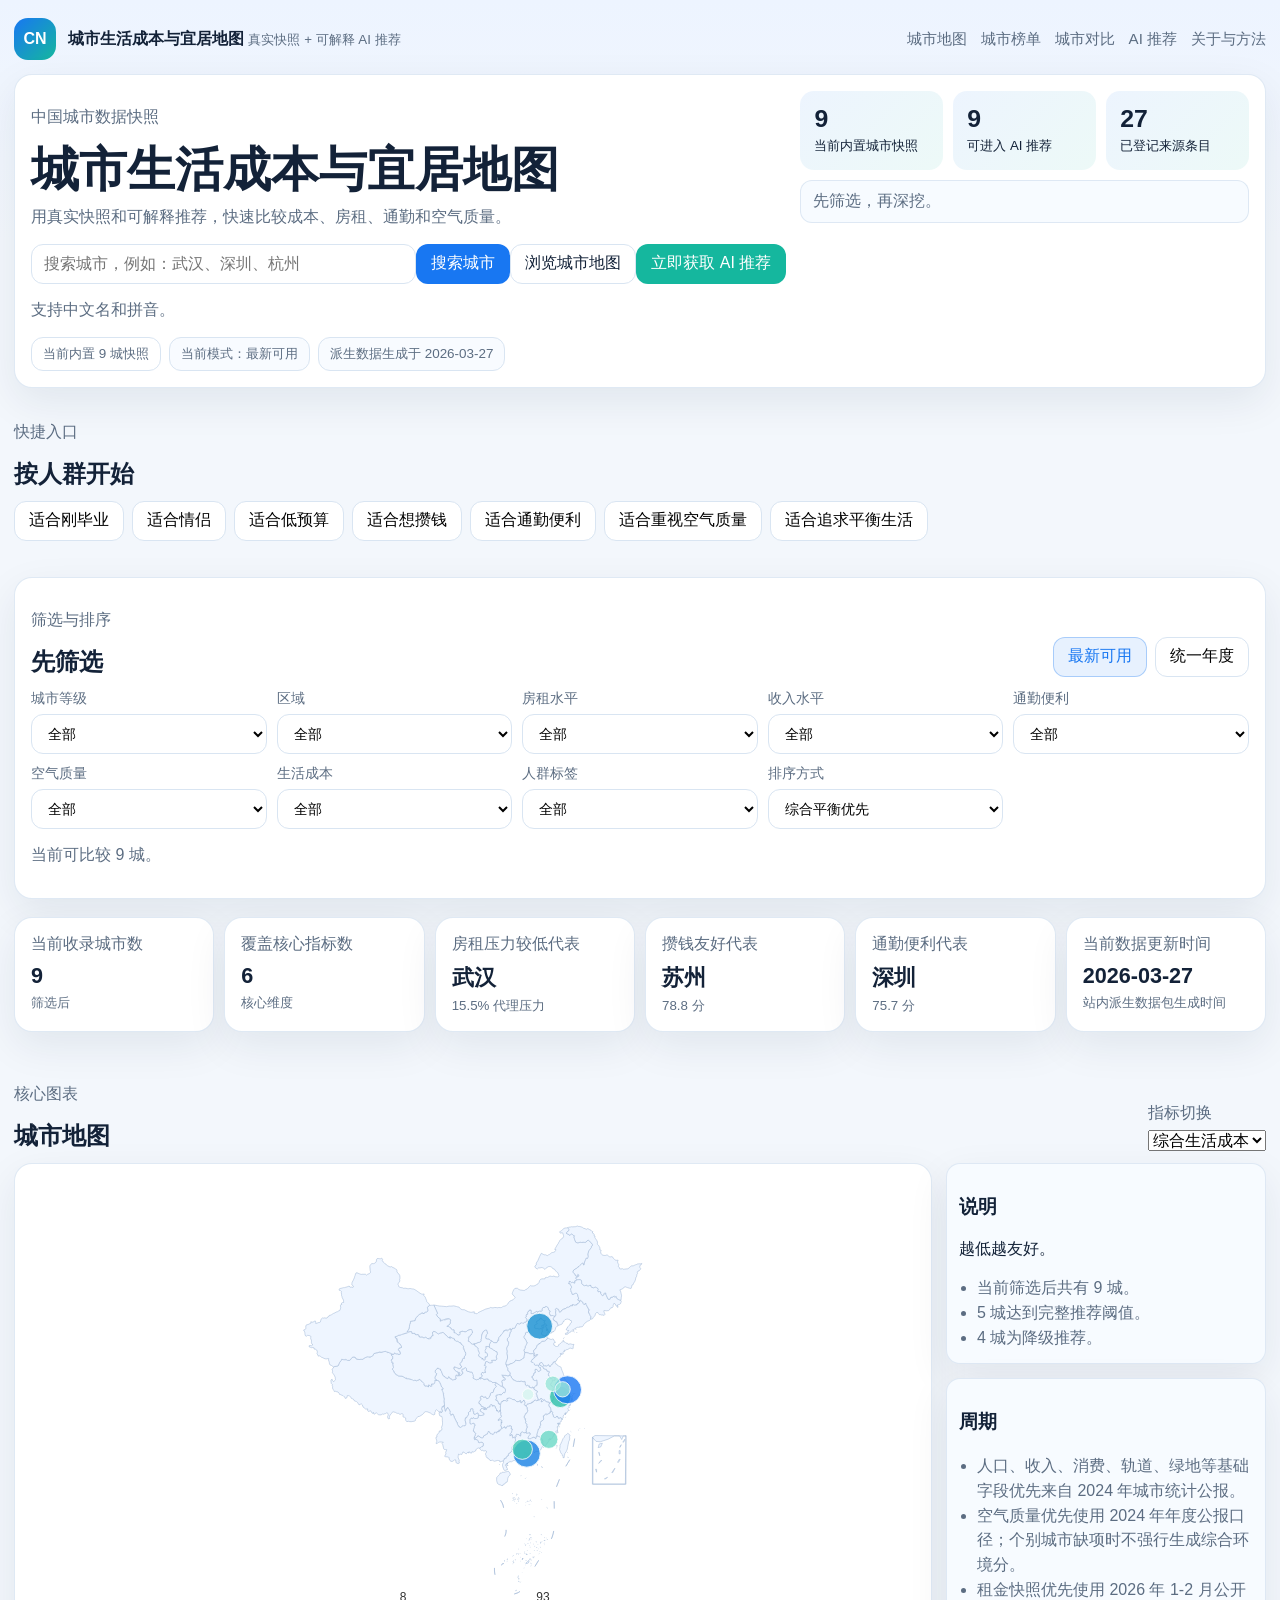
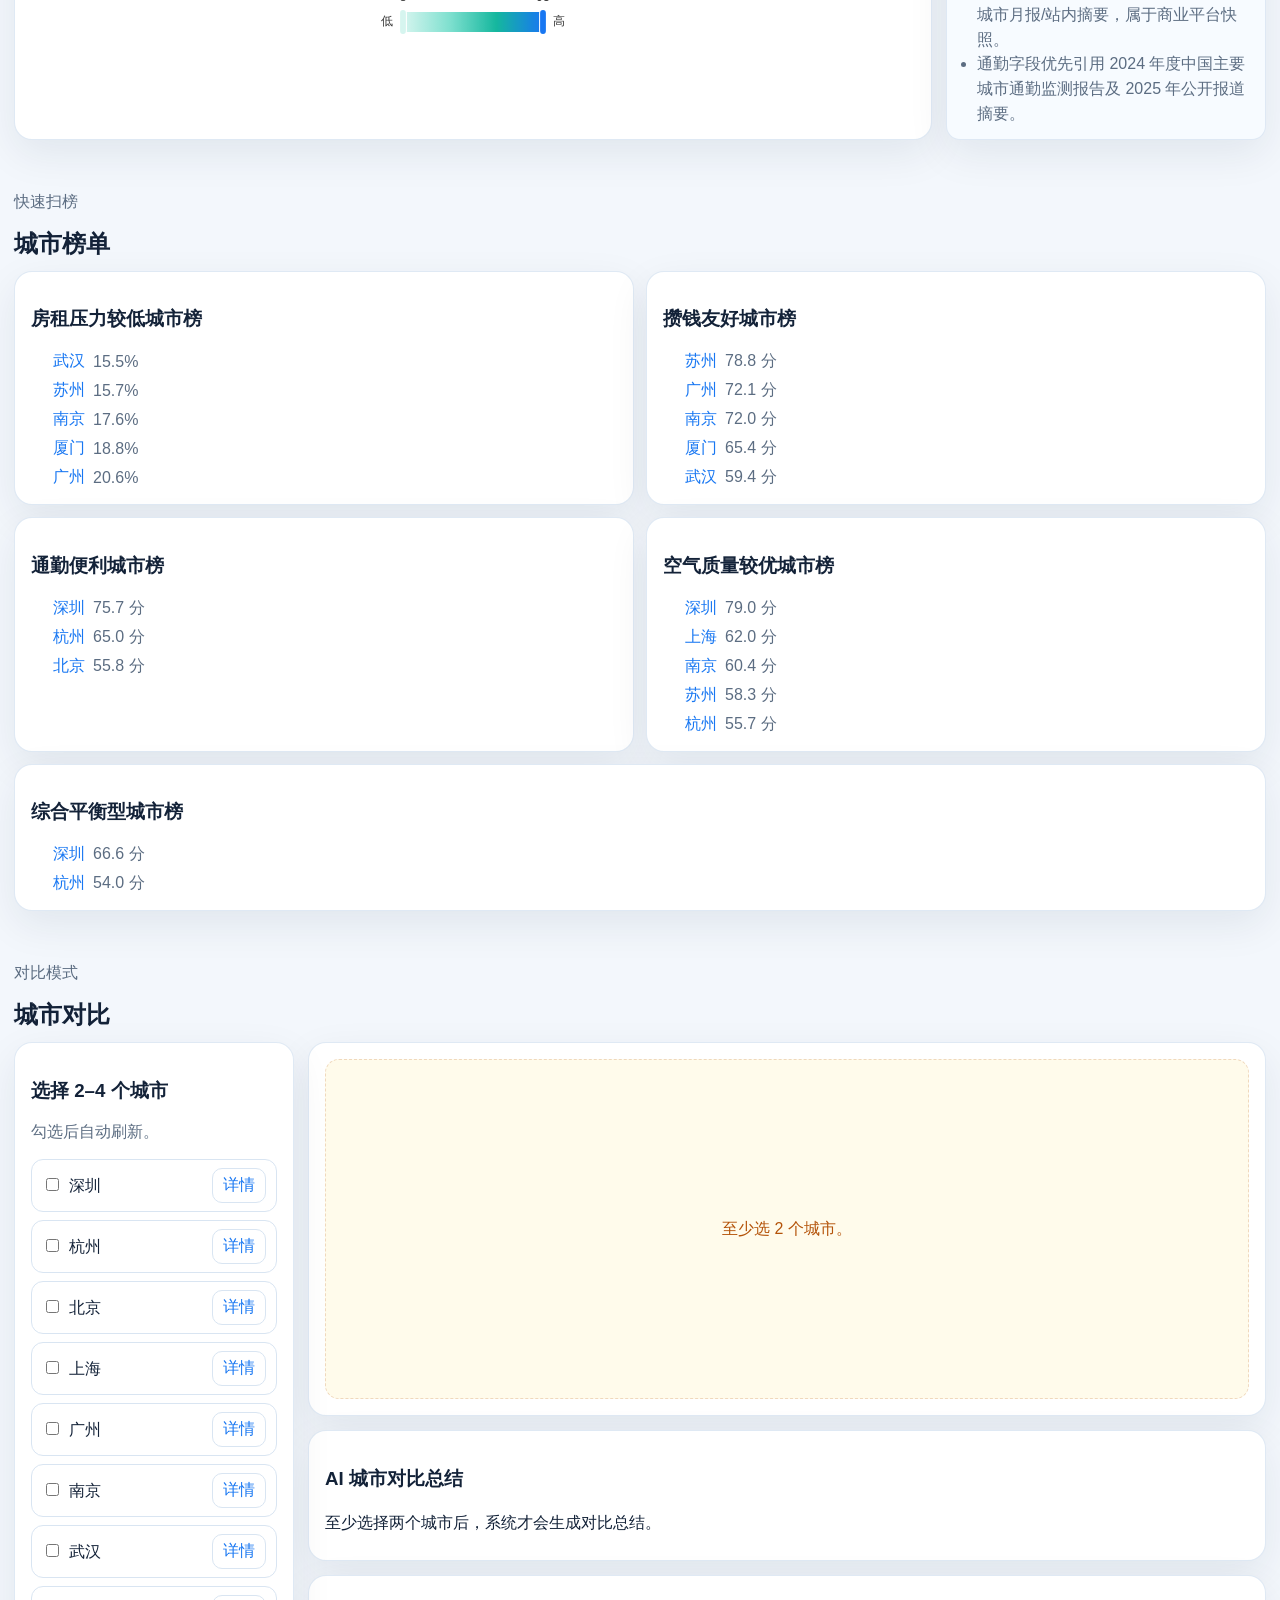
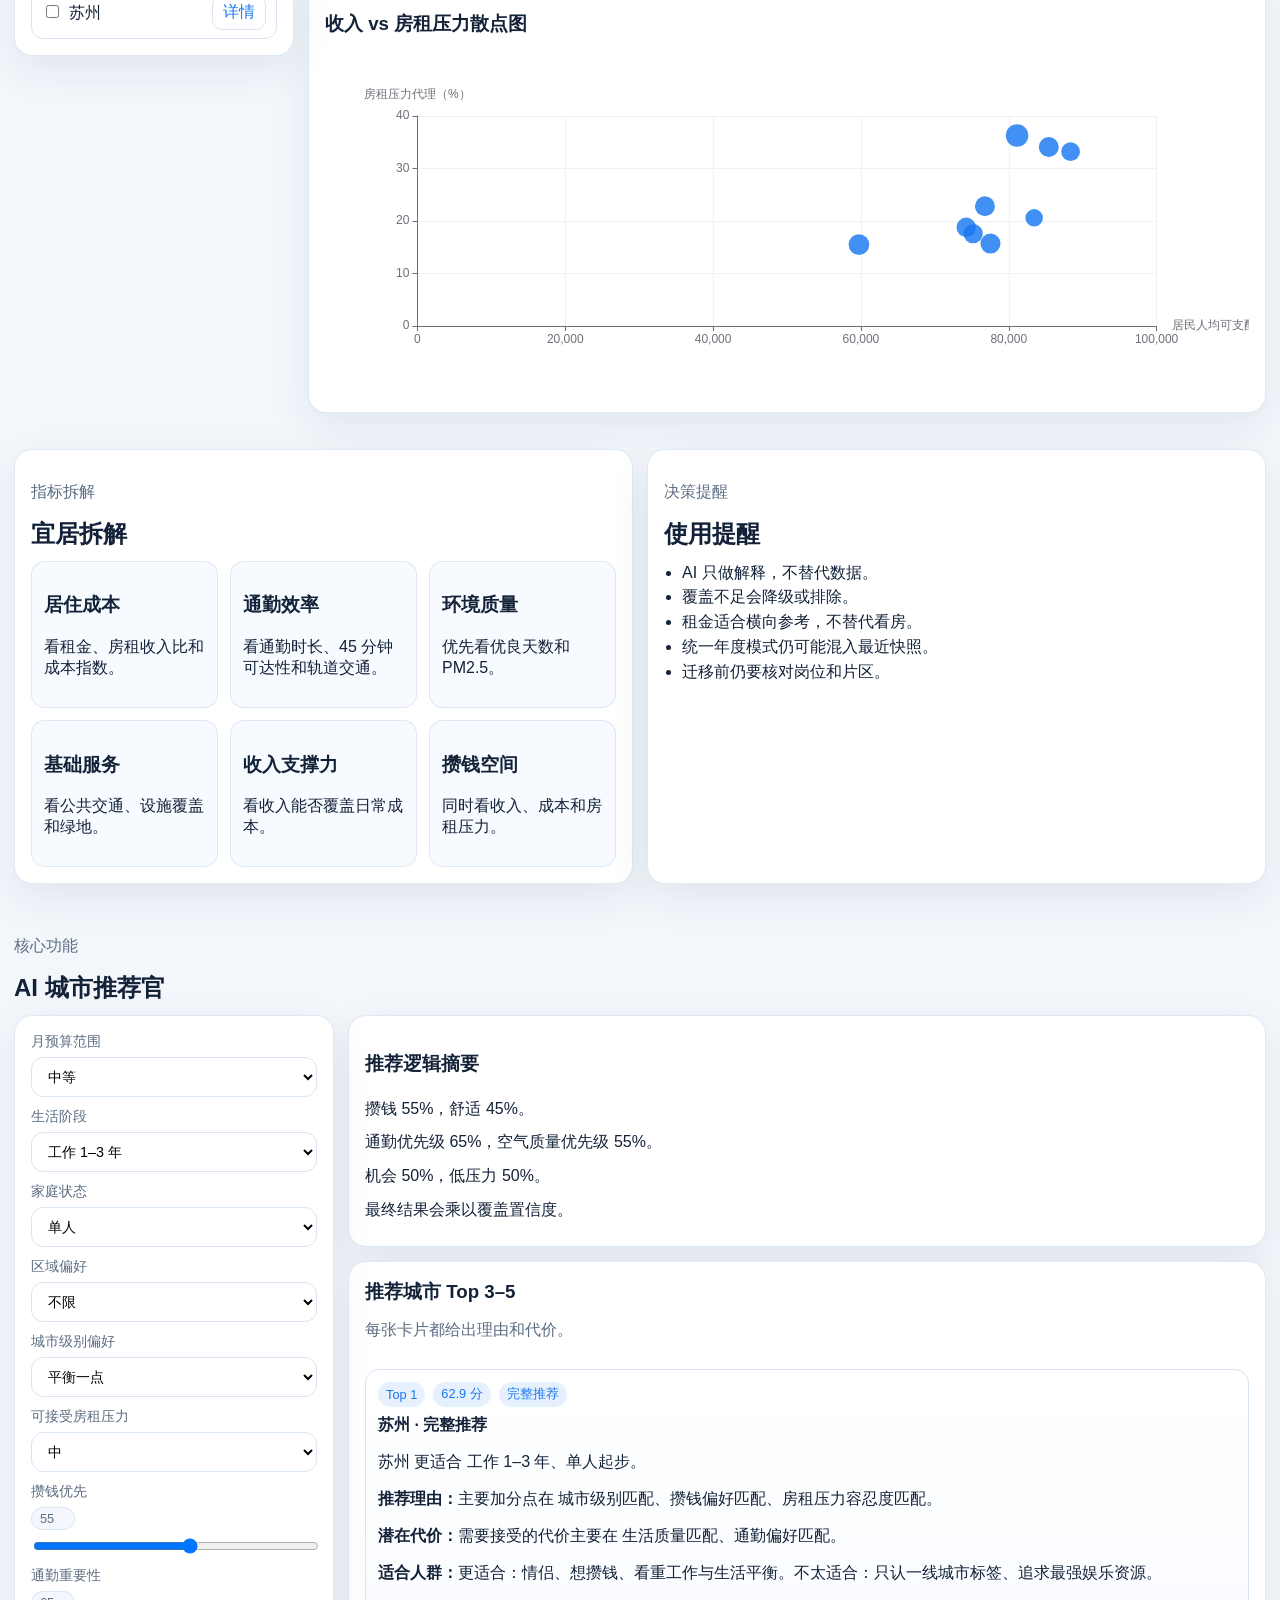
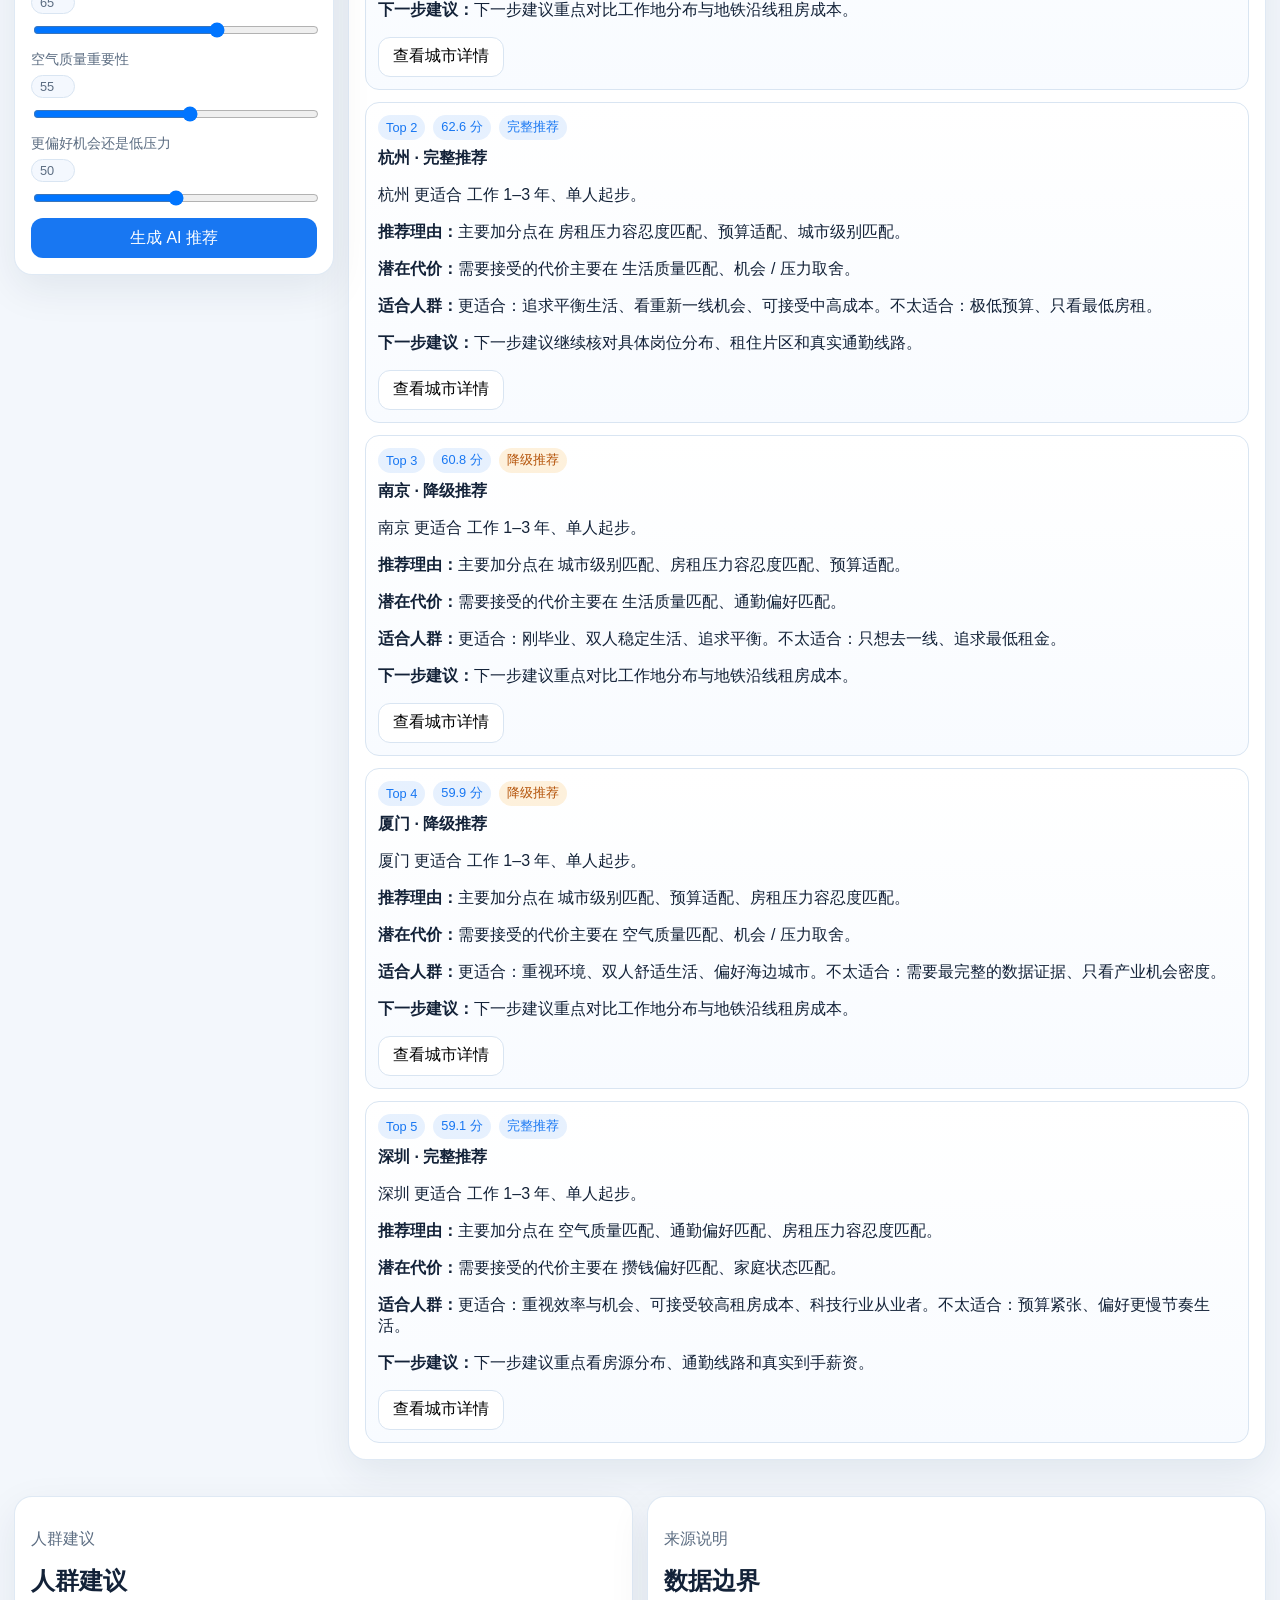
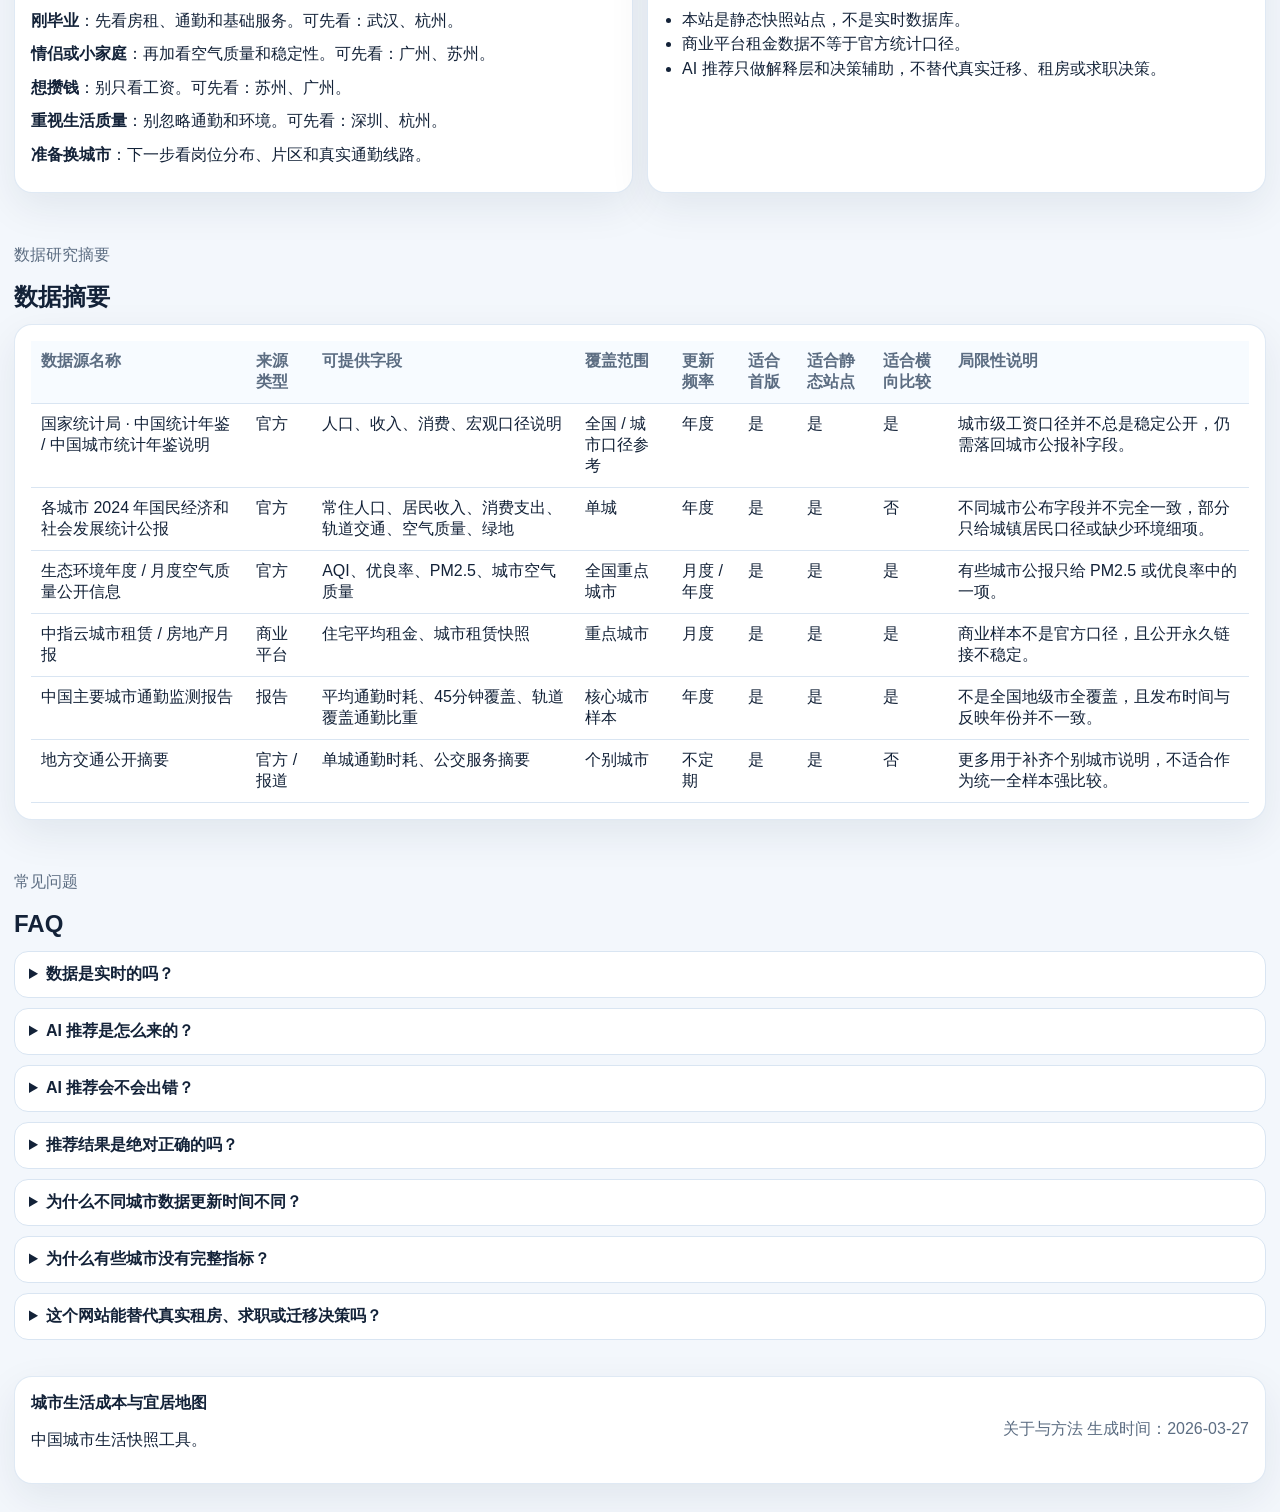
<file: index.html>
<!DOCTYPE html>
<html lang="zh-CN">
<head>
  <meta charset="UTF-8" />
  <meta name="viewport" content="width=device-width, initial-scale=1.0" />
  <title>城市生活成本与宜居地图</title>
  <meta
    name="description"
    content="用真实城市快照和可解释推荐逻辑，比较中国城市的生活成本、房租压力、通勤便利与生活质量。"
  />
  <link rel="stylesheet" href="./css/style.css" />
  <script src="./assets/vendor/echarts.min.js" defer></script>
  <script src="./assets/vendor/china.js" defer></script>
  <script src="./data/bootstrap.js" defer></script>
  <script src="./js/charts.js" defer></script>
  <script src="./js/recommendation.js" defer></script>
  <script src="./js/app.js" defer></script>
</head>
<body>
  <div class="page-shell">
    <header class="topbar">
      <a class="brand" href="./index.html" aria-label="返回首页">
        <span class="brand-badge">CN</span>
        <div>
          <strong>城市生活成本与宜居地图</strong>
          <small>真实快照 + 可解释 AI 推荐</small>
        </div>
      </a>
      <nav class="topnav">
        <a href="#map-section">城市地图</a>
        <a href="#ranking-section">城市榜单</a>
        <a href="#compare-section">城市对比</a>
        <a href="#ai-section">AI 推荐</a>
        <a href="./about.html">关于与方法</a>
      </nav>
    </header>

    <main>
      <div id="global-banner" class="status-banner status-banner-hidden" role="status"></div>

      <section class="hero card">
        <div class="hero-copy">
          <p class="eyebrow">中国城市数据快照</p>
          <h1>城市生活成本与宜居地图</h1>
          <p class="hero-subtitle">
            用真实快照和可解释推荐，快速比较成本、房租、通勤和空气质量。
          </p>
          <div class="hero-search">
            <input id="hero-search" type="search" placeholder="搜索城市，例如：武汉、深圳、杭州" />
            <button id="search-button" class="btn btn-primary" type="button">搜索城市</button>
            <a class="btn btn-secondary" href="#map-section">浏览城市地图</a>
            <a class="btn btn-accent" href="#ai-section">立即获取 AI 推荐</a>
          </div>
          <p id="search-feedback" class="helper-text">支持中文名和拼音。</p>
          <div class="hero-meta">
            <span id="coverage-pill" class="pill">加载中…</span>
            <span id="period-pill" class="pill pill-muted">当前模式：最新可用</span>
            <span id="freshness-pill" class="pill pill-muted">数据包加载中</span>
          </div>
        </div>
        <aside class="hero-side">
          <div class="mini-stat">
            <strong id="hero-city-count">0</strong>
            <span>当前内置城市快照</span>
          </div>
          <div class="mini-stat">
            <strong id="hero-deep-count">0</strong>
            <span>可进入 AI 推荐</span>
          </div>
          <div class="mini-stat">
            <strong id="hero-source-count">0</strong>
            <span>已登记来源条目</span>
          </div>
          <p class="hero-note">先筛选，再深挖。</p>
        </aside>
      </section>

      <section class="section-block">
        <div class="section-header">
          <div>
            <p class="section-kicker">快捷入口</p>
            <h2>按人群开始</h2>
          </div>
        </div>
        <div id="persona-pills" class="chip-grid">
          <button class="chip" type="button" data-preset="graduates">适合刚毕业</button>
          <button class="chip" type="button" data-preset="couples">适合情侣</button>
          <button class="chip" type="button" data-preset="budget">适合低预算</button>
          <button class="chip" type="button" data-preset="saving">适合想攒钱</button>
          <button class="chip" type="button" data-preset="transit">适合通勤便利</button>
          <button class="chip" type="button" data-preset="air">适合重视空气质量</button>
          <button class="chip" type="button" data-preset="balanced">适合追求平衡生活</button>
        </div>
      </section>

      <section class="card filter-panel">
        <div class="section-header">
          <div>
            <p class="section-kicker">筛选与排序</p>
            <h2>先筛选</h2>
          </div>
          <div class="period-toggle" aria-label="统计周期模式">
            <button class="toggle-btn is-active" type="button" data-period-mode="latest">最新可用</button>
            <button class="toggle-btn" type="button" data-period-mode="alignedAnnual">统一年度</button>
          </div>
        </div>
        <div class="filter-grid">
          <label>
            城市等级
            <select id="filter-tier">
              <option value="all">全部</option>
            </select>
          </label>
          <label>
            区域
            <select id="filter-region">
              <option value="all">全部</option>
            </select>
          </label>
          <label>
            房租水平
            <select id="filter-rent">
              <option value="all">全部</option>
              <option value="low">低房租</option>
              <option value="mid">中等</option>
              <option value="high">高房租</option>
            </select>
          </label>
          <label>
            收入水平
            <select id="filter-income">
              <option value="all">全部</option>
              <option value="low">较低</option>
              <option value="mid">中等</option>
              <option value="high">较高</option>
            </select>
          </label>
          <label>
            通勤便利
            <select id="filter-commute">
              <option value="all">全部</option>
              <option value="good">更便利</option>
              <option value="limited">通勤数据有限</option>
            </select>
          </label>
          <label>
            空气质量
            <select id="filter-air">
              <option value="all">全部</option>
              <option value="good">更优</option>
              <option value="limited">环境数据有限</option>
            </select>
          </label>
          <label>
            生活成本
            <select id="filter-cost">
              <option value="all">全部</option>
              <option value="friendly">更友好</option>
              <option value="balanced">中间区间</option>
              <option value="pressured">压力较高</option>
            </select>
          </label>
          <label>
            人群标签
            <select id="filter-persona">
              <option value="all">全部</option>
              <option value="graduates">刚毕业友好</option>
              <option value="couples">情侣友好</option>
              <option value="budget">低预算友好</option>
              <option value="saving">攒钱友好</option>
            </select>
          </label>
          <label>
            排序方式
            <select id="sort-mode">
              <option value="balancedScore">综合平衡优先</option>
              <option value="savingScore">攒钱友好优先</option>
              <option value="graduateScore">刚毕业友好优先</option>
              <option value="airQualityScore">空气质量优先</option>
              <option value="commuteIndex">通勤便利优先</option>
              <option value="totalCostIndexAsc">生活成本更低优先</option>
            </select>
          </label>
        </div>
        <p id="filter-summary" class="helper-text">正在载入筛选范围…</p>
      </section>

      <section class="kpi-grid" aria-label="概览指标">
        <article class="card kpi-card">
          <span class="kpi-label">当前收录城市数</span>
          <strong id="kpi-city-count">0</strong>
          <small>筛选后</small>
        </article>
        <article class="card kpi-card">
          <span class="kpi-label">覆盖核心指标数</span>
          <strong id="kpi-metric-count">0</strong>
          <small>核心维度</small>
        </article>
        <article class="card kpi-card">
          <span class="kpi-label">房租压力较低代表</span>
          <strong id="kpi-rent-friendly">—</strong>
          <small id="kpi-rent-friendly-note">等待数据</small>
        </article>
        <article class="card kpi-card">
          <span class="kpi-label">攒钱友好代表</span>
          <strong id="kpi-saving-friendly">—</strong>
          <small id="kpi-saving-friendly-note">等待数据</small>
        </article>
        <article class="card kpi-card">
          <span class="kpi-label">通勤便利代表</span>
          <strong id="kpi-transit-friendly">—</strong>
          <small id="kpi-transit-friendly-note">等待数据</small>
        </article>
        <article class="card kpi-card">
          <span class="kpi-label">当前数据更新时间</span>
          <strong id="kpi-updated-at">—</strong>
          <small>站内派生数据包生成时间</small>
        </article>
      </section>

      <section id="map-section" class="section-block">
        <div class="section-header">
          <div>
            <p class="section-kicker">核心图表</p>
            <h2>城市地图</h2>
          </div>
          <div class="chart-controls">
            <label class="inline-select">
              指标切换
              <select id="map-metric">
                <option value="totalCostIndex">综合生活成本</option>
                <option value="rentBurdenProxy">房租压力</option>
                <option value="commuteIndex">通勤便利</option>
                <option value="airQualityScore">空气质量</option>
                <option value="balancedScore">综合平衡型</option>
                <option value="savingScore">攒钱友好度</option>
              </select>
            </label>
          </div>
        </div>
        <div class="map-layout">
          <article class="card">
            <div class="chart-shell">
              <div id="map-state" class="module-state module-state-loading">地图加载中…</div>
              <div id="city-map" class="chart chart-map" aria-label="城市地图"></div>
            </div>
          </article>
          <aside class="side-stack">
            <article class="card side-panel">
              <h3>说明</h3>
              <p id="map-description">加载中…</p>
              <ul id="map-coverage-list" class="meta-list"></ul>
            </article>
            <article class="card side-panel">
              <h3>周期</h3>
              <ul id="map-source-list" class="meta-list"></ul>
            </article>
          </aside>
        </div>
      </section>

      <section id="ranking-section" class="section-block">
        <div class="section-header">
          <div>
            <p class="section-kicker">快速扫榜</p>
            <h2>城市榜单</h2>
          </div>
        </div>
        <div class="ranking-grid">
          <article class="card">
            <h3>房租压力较低城市榜</h3>
            <ol id="ranking-rent" class="ranking-list"></ol>
          </article>
          <article class="card">
            <h3>攒钱友好城市榜</h3>
            <ol id="ranking-saving" class="ranking-list"></ol>
          </article>
          <article class="card">
            <h3>通勤便利城市榜</h3>
            <ol id="ranking-transit" class="ranking-list"></ol>
          </article>
          <article class="card">
            <h3>空气质量较优城市榜</h3>
            <ol id="ranking-air" class="ranking-list"></ol>
          </article>
          <article class="card card-span-2">
            <h3>综合平衡型城市榜</h3>
            <ol id="ranking-balanced" class="ranking-list"></ol>
          </article>
        </div>
      </section>

      <section id="compare-section" class="section-block">
        <div class="section-header">
          <div>
            <p class="section-kicker">对比模式</p>
            <h2>城市对比</h2>
          </div>
        </div>
        <div class="compare-layout">
          <article class="card compare-picker-card">
            <h3>选择 2–4 个城市</h3>
            <p class="helper-text">勾选后自动刷新。</p>
            <div id="compare-city-list" class="picker-list"></div>
          </article>
          <div class="compare-charts">
            <article class="card">
              <div class="chart-shell">
                <div id="compare-state" class="module-state module-state-loading">等待选择城市…</div>
                <div id="compare-chart" class="chart chart-medium" aria-label="城市雷达对比"></div>
              </div>
            </article>
            <article class="card compare-summary">
              <h3>AI 城市对比总结</h3>
              <div id="compare-summary-content" class="rich-text">
                <p class="empty-state">至少选择两个城市后，系统才会生成对比总结。</p>
              </div>
            </article>
            <article class="card">
              <h3>收入 vs 房租压力散点图</h3>
              <div class="chart-shell">
                <div id="scatter-state" class="module-state module-state-loading">散点图加载中…</div>
                <div id="income-rent-scatter" class="chart chart-medium" aria-label="收入与房租压力散点图"></div>
              </div>
            </article>
          </div>
        </div>
      </section>

      <section class="two-column section-block">
        <article class="card">
          <div class="section-header">
            <div>
              <p class="section-kicker">指标拆解</p>
              <h2>宜居拆解</h2>
            </div>
          </div>
          <div class="dimension-grid">
            <div>
              <h3>居住成本</h3>
              <p>看租金、房租收入比和成本指数。</p>
            </div>
            <div>
              <h3>通勤效率</h3>
              <p>看通勤时长、45 分钟可达性和轨道交通。</p>
            </div>
            <div>
              <h3>环境质量</h3>
              <p>优先看优良天数和 PM2.5。</p>
            </div>
            <div>
              <h3>基础服务</h3>
              <p>看公共交通、设施覆盖和绿地。</p>
            </div>
            <div>
              <h3>收入支撑力</h3>
              <p>看收入能否覆盖日常成本。</p>
            </div>
            <div>
              <h3>攒钱空间</h3>
              <p>同时看收入、成本和房租压力。</p>
            </div>
          </div>
        </article>
        <article class="card">
          <div class="section-header">
            <div>
              <p class="section-kicker">决策提醒</p>
              <h2>使用提醒</h2>
            </div>
          </div>
          <ul class="bullet-list">
            <li>AI 只做解释，不替代数据。</li>
            <li>覆盖不足会降级或排除。</li>
            <li>租金适合横向参考，不替代看房。</li>
            <li>统一年度模式仍可能混入最近快照。</li>
            <li>迁移前仍要核对岗位和片区。</li>
          </ul>
        </article>
      </section>

      <section id="ai-section" class="section-block">
        <div class="section-header">
          <div>
            <p class="section-kicker">核心功能</p>
            <h2>AI 城市推荐官</h2>
          </div>
        </div>
        <div class="ai-layout">
          <article class="card ai-form-card">
            <form id="ai-form" class="ai-form">
              <label>
                月预算范围
                <select name="budgetBand">
                  <option value="tight">偏紧</option>
                  <option value="moderate" selected>中等</option>
                  <option value="comfortable">更宽松</option>
                </select>
              </label>
              <label>
                生活阶段
                <select name="lifeStage">
                  <option value="graduate">刚毕业</option>
                  <option value="earlyCareer" selected>工作 1–3 年</option>
                  <option value="stable">稳定期</option>
                </select>
              </label>
              <label>
                家庭状态
                <select name="household">
                  <option value="solo" selected>单人</option>
                  <option value="couple">情侣</option>
                  <option value="family">小家庭</option>
                </select>
              </label>
              <label>
                区域偏好
                <select name="regionPreference" id="ai-region">
                  <option value="all">不限</option>
                </select>
              </label>
              <label>
                城市级别偏好
                <select name="tierPreference">
                  <option value="balanced" selected>平衡一点</option>
                  <option value="big">机会更多</option>
                  <option value="calm">压力更低</option>
                  <option value="flex">都可以</option>
                </select>
              </label>
              <label>
                可接受房租压力
                <select name="rentTolerance">
                  <option value="low">低</option>
                  <option value="medium" selected>中</option>
                  <option value="high">高</option>
                </select>
              </label>
              <label>
                攒钱优先
                <span class="range-meta" data-range-output="savingPriority">55</span>
                <input type="range" name="savingPriority" min="0" max="100" value="55" />
              </label>
              <label>
                通勤重要性
                <span class="range-meta" data-range-output="commutePriority">65</span>
                <input type="range" name="commutePriority" min="0" max="100" value="65" />
              </label>
              <label>
                空气质量重要性
                <span class="range-meta" data-range-output="airPriority">55</span>
                <input type="range" name="airPriority" min="0" max="100" value="55" />
              </label>
              <label>
                更偏好机会还是低压力
                <span class="range-meta" data-range-output="opportunityPriority">50</span>
                <input type="range" name="opportunityPriority" min="0" max="100" value="50" />
              </label>
              <button class="btn btn-primary" type="submit">生成 AI 推荐</button>
            </form>
          </article>
          <div class="ai-results">
            <article class="card">
              <h3>推荐逻辑摘要</h3>
              <div id="ai-weight-summary" class="rich-text">
                <p class="empty-state">提交后显示权重摘要。</p>
              </div>
            </article>
            <article class="card">
              <div class="section-header">
                <div>
                  <h3>推荐城市 Top 3–5</h3>
                  <p class="section-note">每张卡片都给出理由和代价。</p>
                </div>
              </div>
              <div id="ai-results-list" class="recommendation-list">
                <p class="empty-state">先选预设，或直接提交偏好。</p>
              </div>
            </article>
          </div>
        </div>
      </section>

      <section class="two-column section-block">
        <article class="card">
          <div class="section-header">
            <div>
              <p class="section-kicker">人群建议</p>
              <h2>人群建议</h2>
            </div>
          </div>
          <div id="persona-advice" class="rich-text">
            <p class="empty-state">等待城市数据加载。</p>
          </div>
        </article>
        <article class="card">
          <div class="section-header">
            <div>
              <p class="section-kicker">来源说明</p>
              <h2>数据边界</h2>
            </div>
          </div>
          <ul id="data-disclaimer-list" class="bullet-list">
            <li>加载中…</li>
          </ul>
        </article>
      </section>

      <section class="section-block">
        <div class="section-header">
          <div>
            <p class="section-kicker">数据研究摘要</p>
            <h2>数据摘要</h2>
          </div>
        </div>
        <article class="card">
          <div class="table-wrap">
            <table>
              <thead>
                <tr>
                  <th>数据源名称</th>
                  <th>来源类型</th>
                  <th>可提供字段</th>
                  <th>覆盖范围</th>
                  <th>更新频率</th>
                  <th>适合首版</th>
                  <th>适合静态站点</th>
                  <th>适合横向比较</th>
                  <th>局限性说明</th>
                </tr>
              </thead>
              <tbody id="research-table-body"></tbody>
            </table>
          </div>
        </article>
      </section>

      <section class="section-block">
        <div class="section-header">
          <div>
            <p class="section-kicker">常见问题</p>
            <h2>FAQ</h2>
          </div>
        </div>
        <div class="faq-list">
          <details>
            <summary>数据是实时的吗？</summary>
            <p>不是，是人工核实后的静态快照。</p>
          </details>
          <details>
            <summary>AI 推荐是怎么来的？</summary>
            <p>先算分，再生成解释。</p>
          </details>
          <details>
            <summary>AI 推荐会不会出错？</summary>
            <p>会，只适合第一轮筛选。</p>
          </details>
          <details>
            <summary>推荐结果是绝对正确的吗？</summary>
            <p>不是，只是当前偏好的排序结果。</p>
          </details>
          <details>
            <summary>为什么不同城市数据更新时间不同？</summary>
            <p>因为不同指标来自不同渠道。</p>
          </details>
          <details>
            <summary>为什么有些城市没有完整指标？</summary>
            <p>公开口径不完整，缺项只会降级展示。</p>
          </details>
          <details>
            <summary>这个网站能替代真实租房、求职或迁移决策吗？</summary>
            <p>不能，它只负责前置筛选。</p>
          </details>
        </div>
      </section>
    </main>

    <footer class="footer card">
      <div>
        <strong>城市生活成本与宜居地图</strong>
        <p>中国城市生活快照工具。</p>
      </div>
      <div class="footer-meta">
        <a href="./about.html">关于与方法</a>
        <span id="footer-generated-at">生成时间：—</span>
      </div>
    </footer>
  </div>

  <aside id="city-drawer" class="drawer" aria-hidden="true">
    <div class="drawer-backdrop" data-close-drawer="true"></div>
    <div class="drawer-panel">
      <button class="drawer-close" type="button" data-close-drawer="true" aria-label="关闭">×</button>
      <div id="drawer-content" class="drawer-content"></div>
    </div>
  </aside>
</body>
</html>
</file>
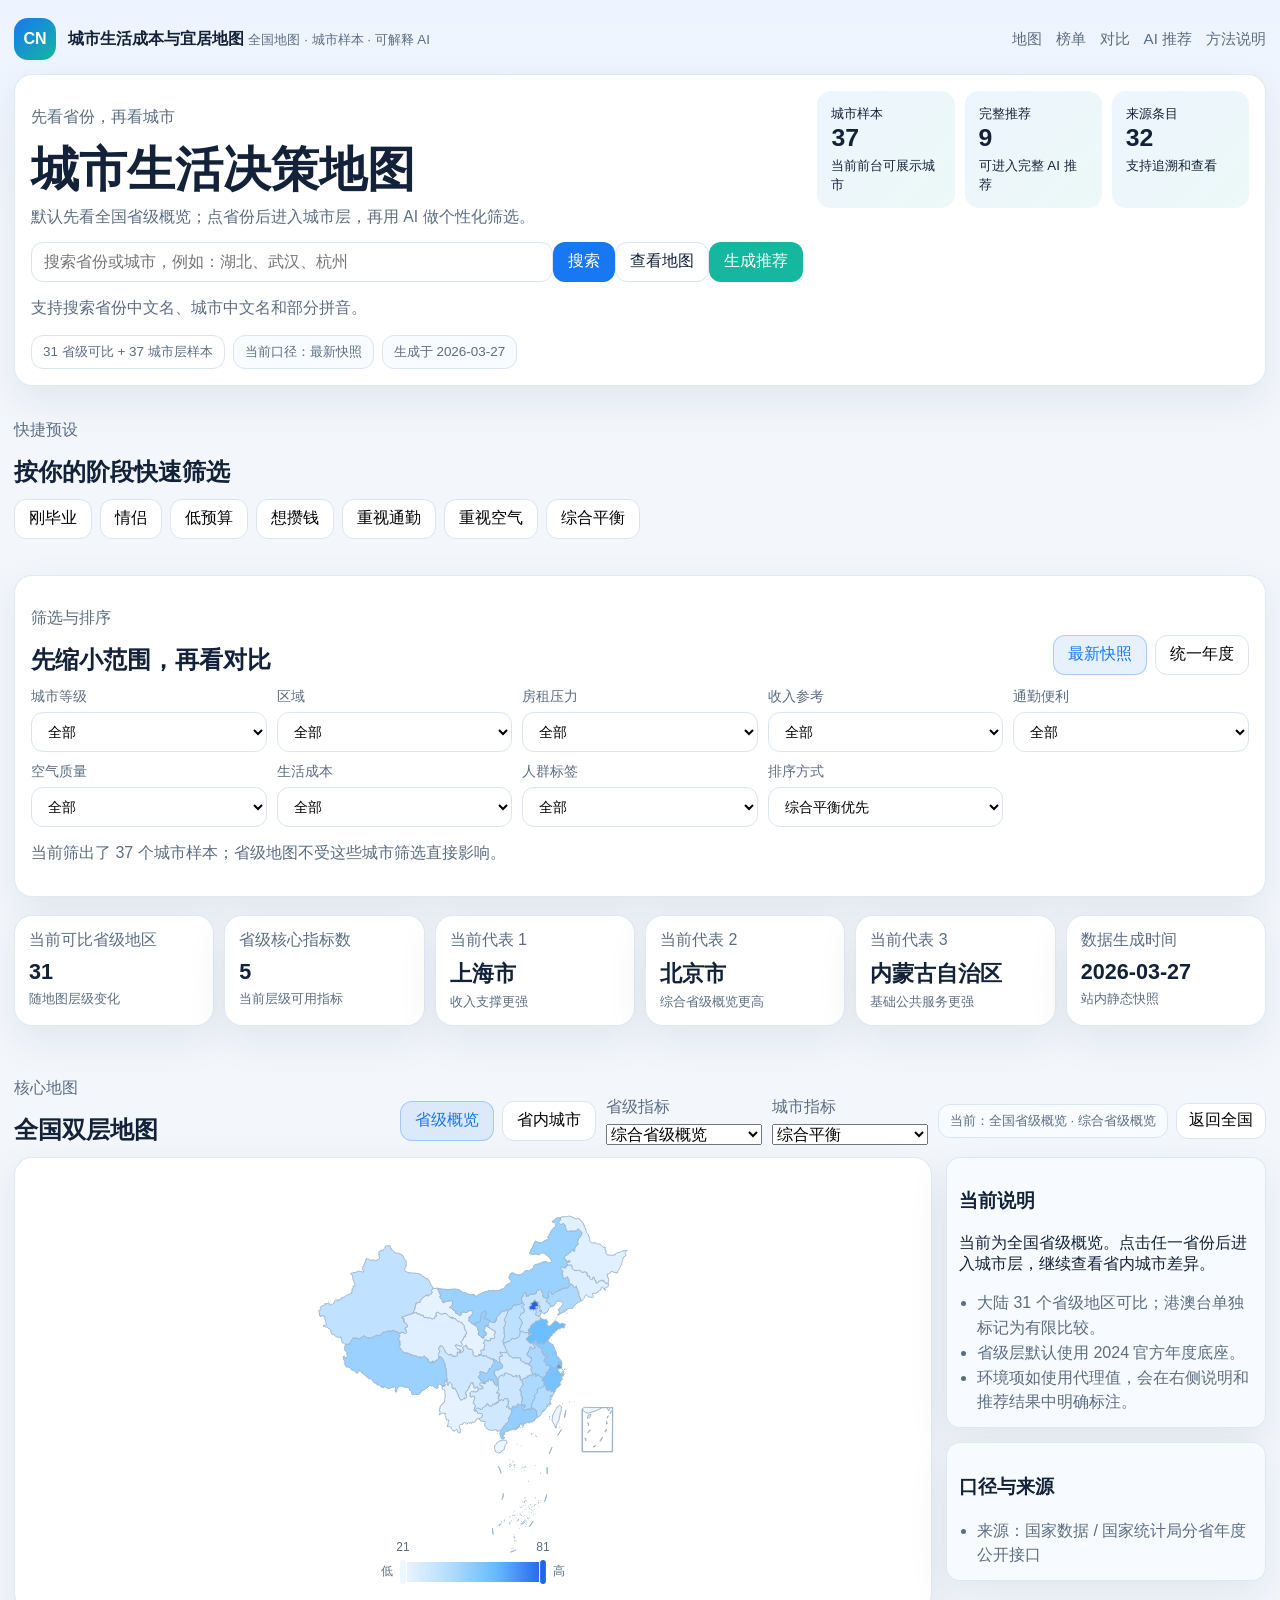
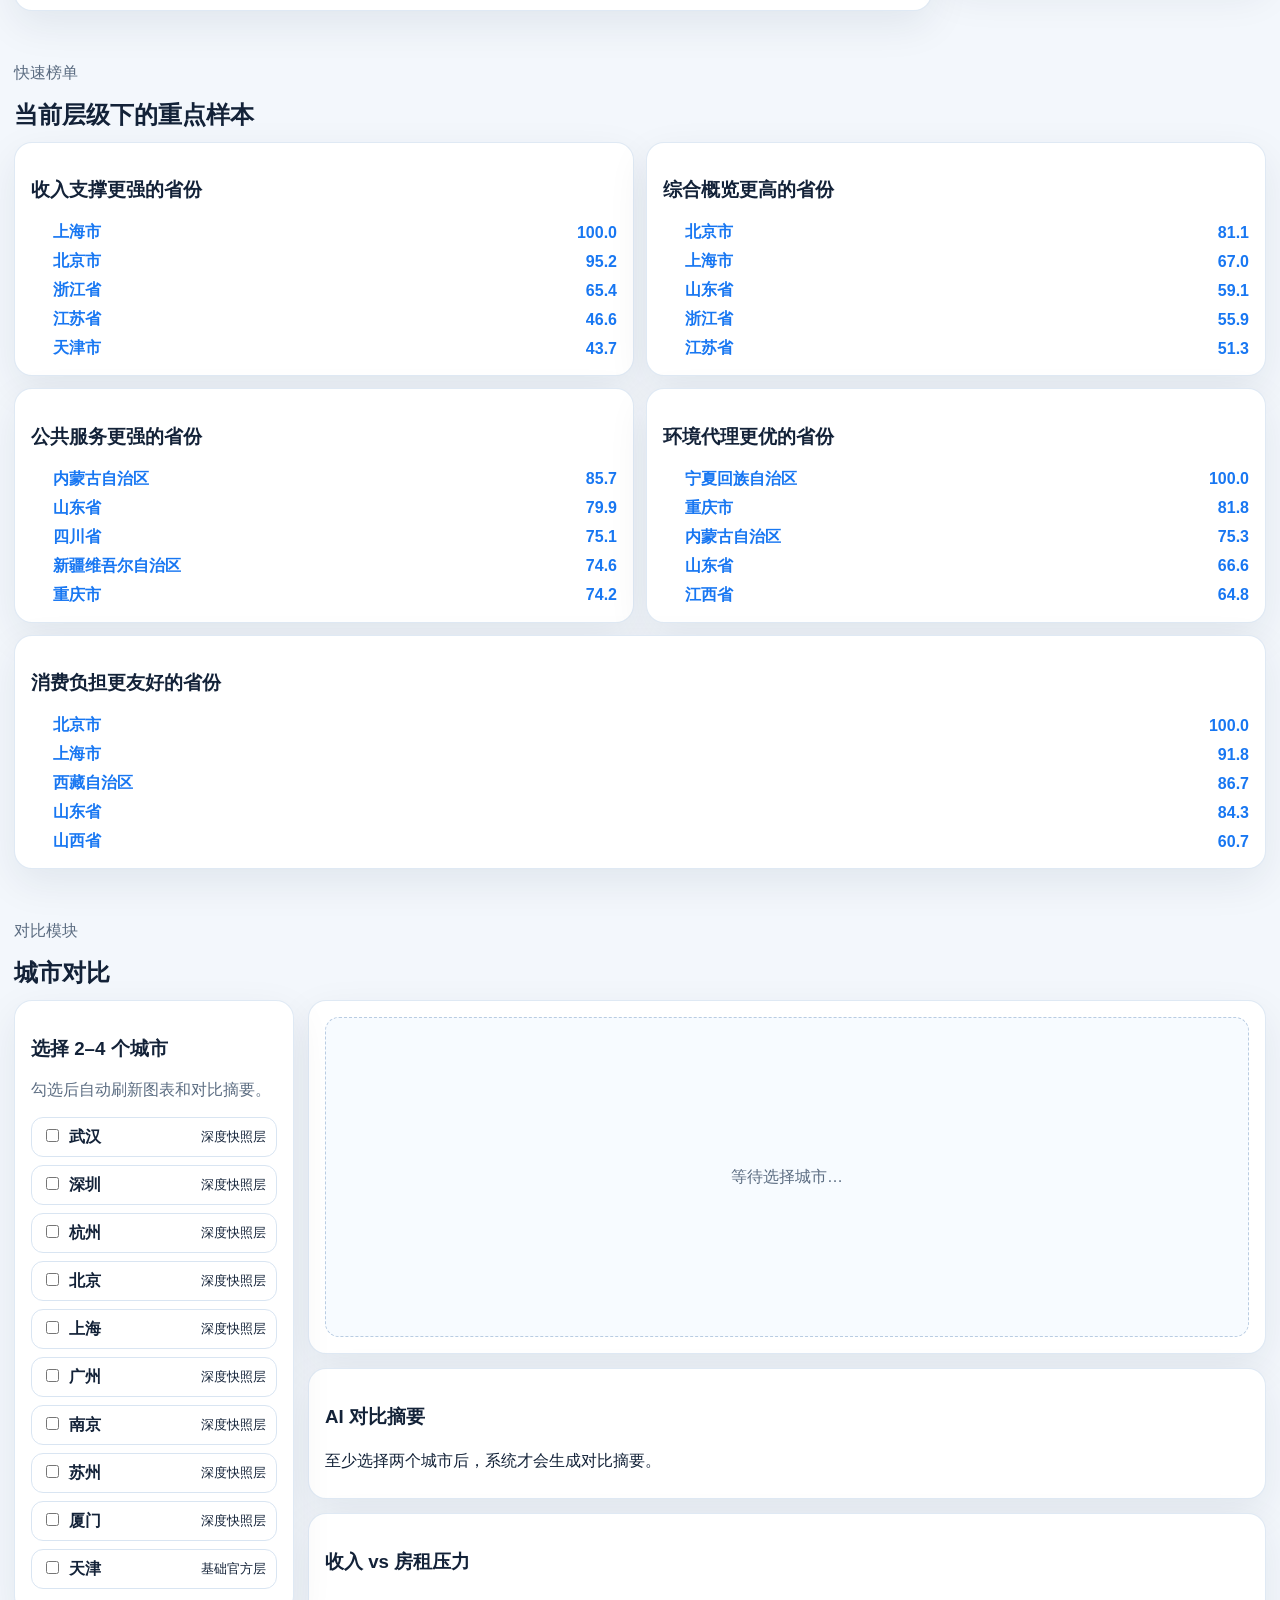
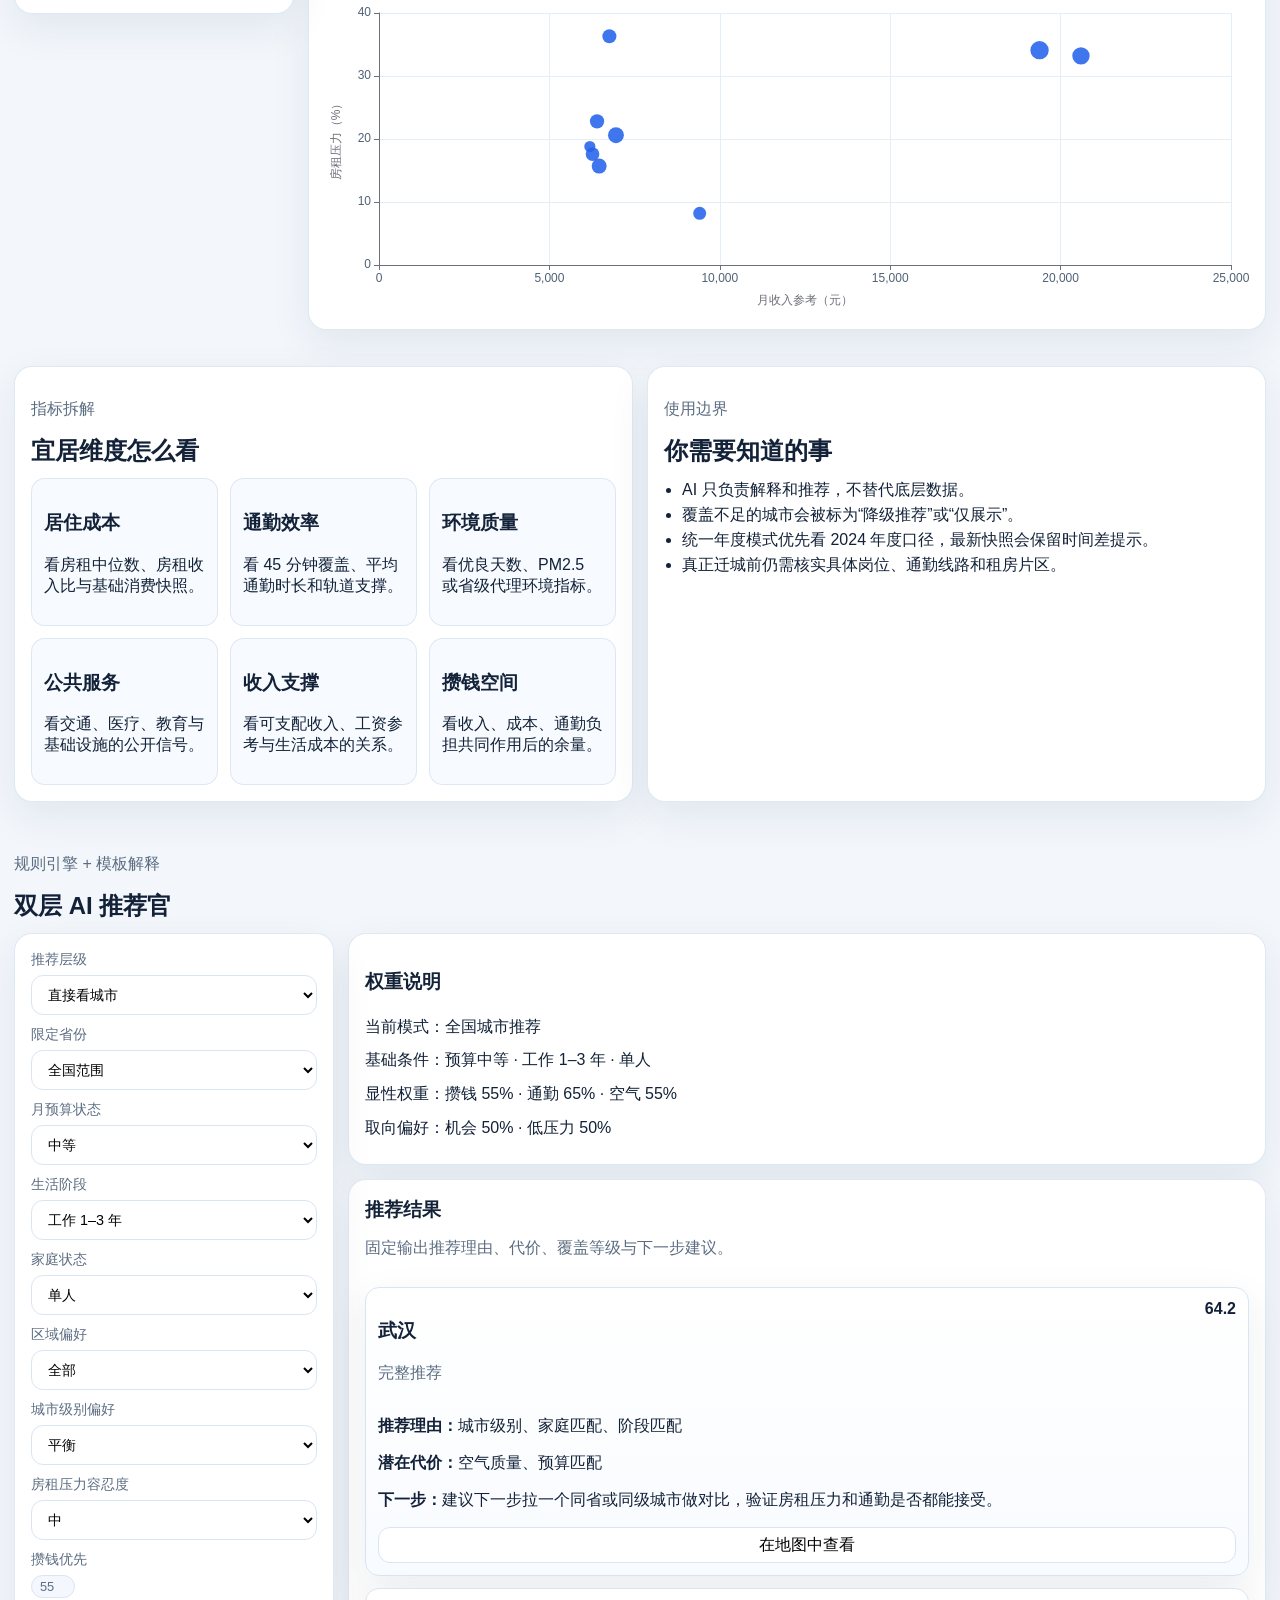
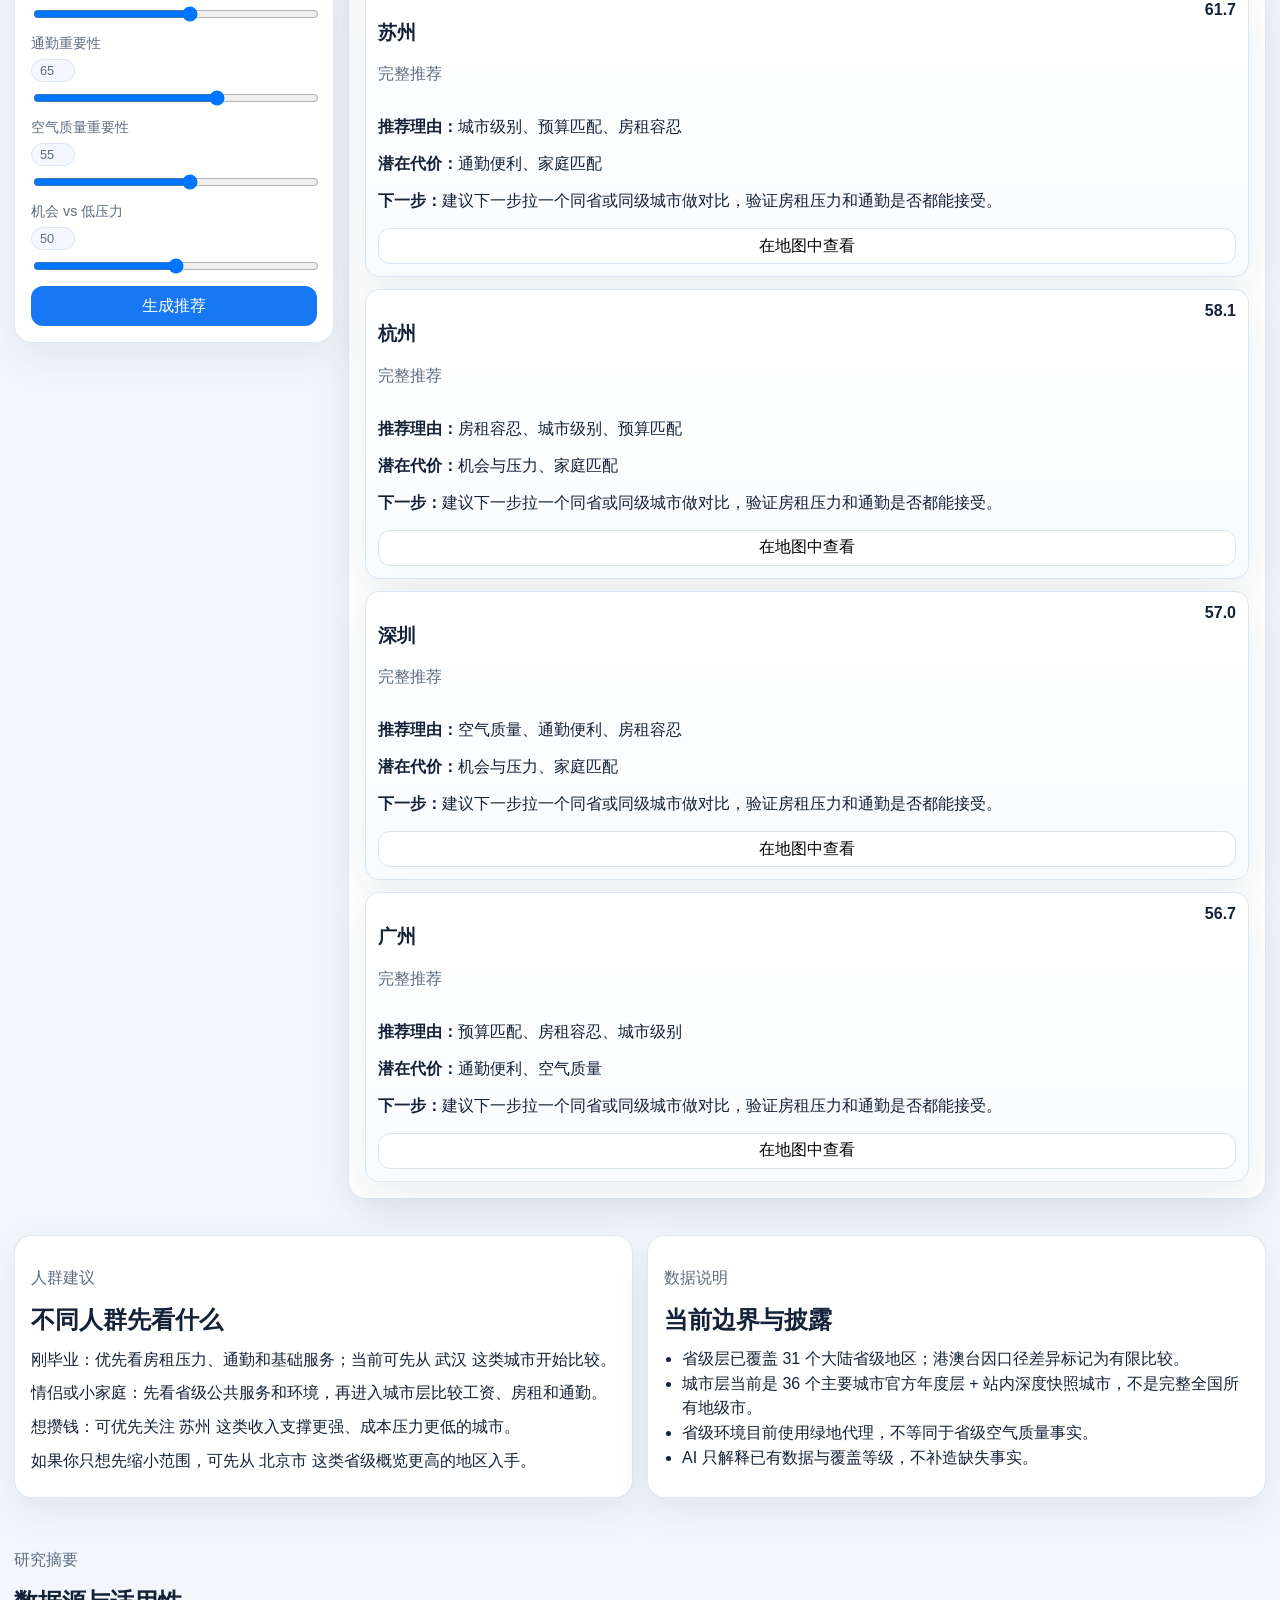
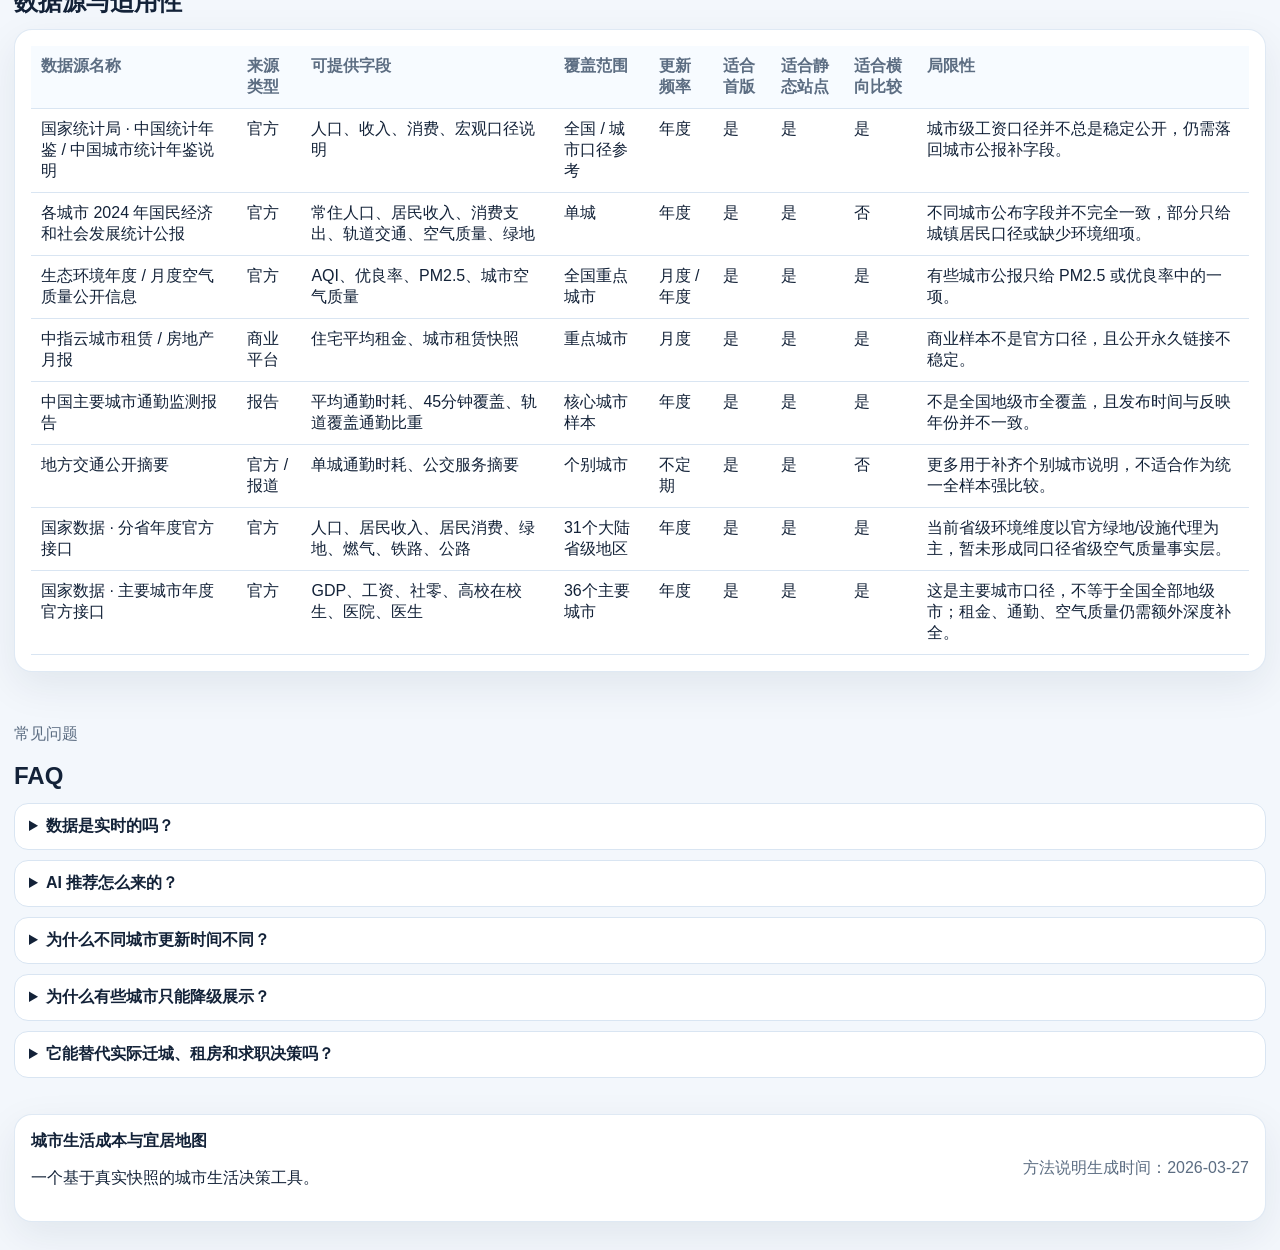
<file: 宜居城市推荐网站/index.html>
﻿<!DOCTYPE html>
<html lang="zh-CN">
<head>
  <meta charset="UTF-8" />
  <meta name="viewport" content="width=device-width, initial-scale=1.0" />
  <title>城市生活成本与宜居地图</title>
  <meta name="description" content="用可追溯的中国公开数据，对比省级与城市层的生活成本、收入、通勤、空气质量与公共服务，并提供可解释的 AI 推荐。" />
  <link rel="stylesheet" href="./css/style.css" />
  <script src="./assets/vendor/echarts.min.js" defer></script>
  <script src="./assets/vendor/china.js" defer></script>
  <script src="./data/bootstrap.js" defer></script>
  <script src="./js/charts.js" defer></script>
  <script src="./js/recommendation.js" defer></script>
  <script src="./js/app.js" defer></script>
</head>
<body>
  <div class="page-shell">
    <header class="topbar">
      <a class="brand" href="./index.html" aria-label="返回首页">
        <span class="brand-badge">CN</span>
        <div>
          <strong>城市生活成本与宜居地图</strong>
          <small>全国地图 · 城市样本 · 可解释 AI</small>
        </div>
      </a>
      <button class="nav-toggle" type="button" aria-label="展开导航" aria-expanded="false" data-nav-toggle>菜单</button>
      <nav class="topnav" data-nav>
        <a href="#map-section">地图</a>
        <a href="#ranking-section">榜单</a>
        <a href="#compare-section">对比</a>
        <a href="#ai-section">AI 推荐</a>
        <a href="./about.html">方法说明</a>
      </nav>
    </header>

    <main>
      <div id="global-banner" class="status-banner status-banner-hidden" role="status"></div>

      <section class="hero card hero-compact">
        <div class="hero-copy">
          <p class="eyebrow">先看省份，再看城市</p>
          <h1>城市生活决策地图</h1>
          <p class="hero-subtitle">默认先看全国省级概览；点省份后进入城市层，再用 AI 做个性化筛选。</p>
          <div class="hero-search">
            <input id="hero-search" type="search" placeholder="搜索省份或城市，例如：湖北、武汉、杭州" />
            <button id="search-button" class="btn btn-primary" type="button">搜索</button>
            <a class="btn btn-secondary" href="#map-section">查看地图</a>
            <a class="btn btn-accent" href="#ai-section">生成推荐</a>
          </div>
          <p id="search-feedback" class="helper-text">支持搜索省份中文名、城市中文名和部分拼音。</p>
          <div class="hero-meta">
            <span id="coverage-pill" class="pill">加载中</span>
            <span id="period-pill" class="pill pill-muted">口径加载中</span>
            <span id="freshness-pill" class="pill pill-muted">快照加载中</span>
          </div>
        </div>
        <aside class="hero-side">
          <div class="mini-stat">
            <span>城市样本</span>
            <strong id="hero-city-count">0</strong>
            <small>当前前台可展示城市</small>
          </div>
          <div class="mini-stat">
            <span>完整推荐</span>
            <strong id="hero-deep-count">0</strong>
            <small>可进入完整 AI 推荐</small>
          </div>
          <div class="mini-stat">
            <span>来源条目</span>
            <strong id="hero-source-count">0</strong>
            <small>支持追溯和查看</small>
          </div>
        </aside>
      </section>

      <section class="section-block">
        <div class="section-header">
          <div>
            <p class="section-kicker">快捷预设</p>
            <h2>按你的阶段快速筛选</h2>
          </div>
        </div>
        <div id="persona-pills" class="chip-grid">
          <button class="chip" type="button" data-preset="graduates">刚毕业</button>
          <button class="chip" type="button" data-preset="couples">情侣</button>
          <button class="chip" type="button" data-preset="budget">低预算</button>
          <button class="chip" type="button" data-preset="saving">想攒钱</button>
          <button class="chip" type="button" data-preset="transit">重视通勤</button>
          <button class="chip" type="button" data-preset="air">重视空气</button>
          <button class="chip" type="button" data-preset="balanced">综合平衡</button>
        </div>
      </section>

      <section class="card filter-panel">
        <div class="section-header">
          <div>
            <p class="section-kicker">筛选与排序</p>
            <h2>先缩小范围，再看对比</h2>
          </div>
          <div class="period-toggle" aria-label="统计周期切换">
            <button class="toggle-btn is-active" type="button" data-period-mode="latest">最新快照</button>
            <button class="toggle-btn" type="button" data-period-mode="alignedAnnual">统一年度</button>
          </div>
        </div>
        <div class="filter-grid">
          <label>城市等级<select id="filter-tier"><option value="all">全部</option></select></label>
          <label>区域<select id="filter-region"><option value="all">全部</option></select></label>
          <label>房租压力<select id="filter-rent"><option value="all">全部</option><option value="low">较低</option><option value="mid">中等</option><option value="high">较高</option></select></label>
          <label>收入参考<select id="filter-income"><option value="all">全部</option><option value="low">较低</option><option value="mid">中等</option><option value="high">较高</option></select></label>
          <label>通勤便利<select id="filter-commute"><option value="all">全部</option><option value="good">较好</option><option value="limited">缺少快照</option></select></label>
          <label>空气质量<select id="filter-air"><option value="all">全部</option><option value="good">较好</option><option value="limited">缺少快照</option></select></label>
          <label>生活成本<select id="filter-cost"><option value="all">全部</option><option value="friendly">较友好</option><option value="balanced">中间段</option><option value="pressured">压力较大</option></select></label>
          <label>人群标签<select id="filter-persona"><option value="all">全部</option><option value="graduates">刚毕业友好</option><option value="couples">情侣友好</option><option value="budget">低预算友好</option><option value="saving">攒钱友好</option></select></label>
          <label>排序方式<select id="sort-mode"><option value="balancedScore">综合平衡优先</option><option value="savingScore">攒钱优先</option><option value="graduateScore">刚毕业优先</option><option value="airQualityScore">空气优先</option><option value="commuteIndex">通勤优先</option><option value="totalCostIndexAsc">生活成本更低优先</option></select></label>
        </div>
        <p id="filter-summary" class="helper-text">正在准备筛选结果。</p>
      </section>

      <section class="kpi-grid" aria-label="核心概览">
        <article class="card kpi-card"><span class="kpi-label">当前可比对象</span><strong id="kpi-city-count">0</strong><small>随地图层级变化</small></article>
        <article class="card kpi-card"><span class="kpi-label">核心指标数</span><strong id="kpi-metric-count">0</strong><small>当前层级可用指标</small></article>
        <article class="card kpi-card"><span class="kpi-label">当前代表 1</span><strong id="kpi-rent-friendly">—</strong><small id="kpi-rent-friendly-note">等待数据</small></article>
        <article class="card kpi-card"><span class="kpi-label">当前代表 2</span><strong id="kpi-saving-friendly">—</strong><small id="kpi-saving-friendly-note">等待数据</small></article>
        <article class="card kpi-card"><span class="kpi-label">当前代表 3</span><strong id="kpi-transit-friendly">—</strong><small id="kpi-transit-friendly-note">等待数据</small></article>
        <article class="card kpi-card"><span class="kpi-label">数据生成时间</span><strong id="kpi-updated-at">—</strong><small>站内静态快照</small></article>
      </section>

      <section id="map-section" class="section-block">
        <div class="section-header">
          <div>
            <p class="section-kicker">核心地图</p>
            <h2>全国双层地图</h2>
          </div>
          <div class="chart-controls map-toolbar">
            <div class="segmented-control" id="map-mode-toggle">
              <button class="toggle-btn is-active" type="button" data-map-mode="province">省级概览</button>
              <button class="toggle-btn" type="button" data-map-mode="city">省内城市</button>
            </div>
            <label class="inline-select">省级指标<select id="province-map-metric"><option value="overviewScore">综合省级概览</option><option value="incomeSupportScore">收入支撑力</option><option value="consumptionBurdenScore">消费负担</option><option value="publicServiceScore">基础公共服务</option><option value="environmentScore">环境宜居</option></select></label>
            <label class="inline-select">城市指标<select id="city-map-metric"><option value="balancedScore">综合平衡</option><option value="savingScore">攒钱友好</option><option value="commuteIndex">通勤便利</option><option value="airQualityScore">空气质量</option><option value="totalCostIndex">综合生活成本</option><option value="rentBurdenProxy">房租压力</option><option value="wageReferenceMonthly">工资参考</option><option value="officialGdp">GDP</option><option value="baseOfficialScore">基础官方实力</option></select></label>
            <div class="map-selection-tools">
              <span id="map-selection-pill" class="pill pill-muted">当前：全国省级概览</span>
              <button id="map-back-button" class="btn btn-secondary btn-compact" type="button" hidden>返回全国</button>
            </div>
          </div>
        </div>
        <div class="map-layout">
          <article class="card">
            <div class="chart-shell">
              <div id="map-state" class="module-state module-state-loading">地图加载中…</div>
              <div id="city-map" class="chart chart-map" aria-label="全国双层地图"></div>
            </div>
          </article>
          <aside class="side-stack">
            <article class="card side-panel">
              <h3>当前说明</h3>
              <p id="map-description">根据当前层级和指标展示全国分布。点击省份可切换到省内城市层。</p>
              <ul id="map-coverage-list" class="meta-list"></ul>
            </article>
            <article class="card side-panel">
              <h3>口径与来源</h3>
              <ul id="map-source-list" class="meta-list"></ul>
            </article>
          </aside>
        </div>
      </section>

      <section id="ranking-section" class="section-block">
        <div class="section-header"><div><p class="section-kicker">快速榜单</p><h2>当前层级下的重点样本</h2></div></div>
        <div class="ranking-grid">
          <article class="card"><h3>房租压力较低城市</h3><ol id="ranking-rent" class="ranking-list"></ol></article>
          <article class="card"><h3>攒钱友好城市</h3><ol id="ranking-saving" class="ranking-list"></ol></article>
          <article class="card"><h3>通勤便利城市</h3><ol id="ranking-transit" class="ranking-list"></ol></article>
          <article class="card"><h3>空气质量较好城市</h3><ol id="ranking-air" class="ranking-list"></ol></article>
          <article class="card card-span-2"><h3>综合平衡样本</h3><ol id="ranking-balanced" class="ranking-list"></ol></article>
        </div>
      </section>

      <section id="compare-section" class="section-block">
        <div class="section-header"><div><p class="section-kicker">对比模块</p><h2>城市对比</h2></div></div>
        <div class="compare-layout">
          <article class="card compare-picker-card">
            <h3>选择 2–4 个城市</h3>
            <p class="helper-text">勾选后自动刷新图表和对比摘要。</p>
            <div id="compare-city-list" class="picker-list"></div>
          </article>
          <div class="compare-charts">
            <article class="card"><div class="chart-shell"><div id="compare-state" class="module-state module-state-loading">等待选择城市…</div><div id="compare-chart" class="chart chart-medium" aria-label="城市对比图"></div></div></article>
            <article class="card compare-summary"><h3>AI 对比摘要</h3><div id="compare-summary-content" class="rich-text"><p class="empty-state">至少选择两个城市后，系统才会生成对比摘要。</p></div></article>
            <article class="card"><h3>收入 vs 房租压力</h3><div class="chart-shell"><div id="scatter-state" class="module-state module-state-loading">散点图加载中…</div><div id="income-rent-scatter" class="chart chart-medium" aria-label="收入与房租压力散点图"></div></div></article>
          </div>
        </div>
      </section>
      <section class="two-column section-block">
        <article class="card">
          <div class="section-header"><div><p class="section-kicker">指标拆解</p><h2>宜居维度怎么看</h2></div></div>
          <div class="dimension-grid">
            <div><h3>居住成本</h3><p>看房租中位数、房租收入比与基础消费快照。</p></div>
            <div><h3>通勤效率</h3><p>看 45 分钟覆盖、平均通勤时长和轨道支撑。</p></div>
            <div><h3>环境质量</h3><p>看优良天数、PM2.5 或省级代理环境指标。</p></div>
            <div><h3>公共服务</h3><p>看交通、医疗、教育与基础设施的公开信号。</p></div>
            <div><h3>收入支撑</h3><p>看可支配收入、工资参考与生活成本的关系。</p></div>
            <div><h3>攒钱空间</h3><p>看收入、成本、通勤负担共同作用后的余量。</p></div>
          </div>
        </article>
        <article class="card">
          <div class="section-header"><div><p class="section-kicker">使用边界</p><h2>你需要知道的事</h2></div></div>
          <ul class="bullet-list">
            <li>AI 只负责解释和推荐，不替代底层数据。</li>
            <li>覆盖不足的城市会被标为“降级推荐”或“仅展示”。</li>
            <li>统一年度模式优先看 2024 年度口径，最新快照会保留时间差提示。</li>
            <li>真正迁城前仍需核实具体岗位、通勤线路和租房片区。</li>
          </ul>
        </article>
      </section>

      <section id="ai-section" class="section-block">
        <div class="section-header"><div><p class="section-kicker">规则引擎 + 模板解释</p><h2>双层 AI 推荐官</h2></div></div>
        <div class="ai-layout">
          <article class="card ai-form-card">
            <form id="ai-form" class="ai-form">
              <label>推荐层级<select name="scope" id="ai-scope"><option value="province">先看省份</option><option value="city" selected>直接看城市</option></select></label>
              <label>限定省份<select name="provinceScope" id="ai-province"><option value="all">全国范围</option></select></label>
              <label>月预算状态<select name="budgetBand"><option value="tight">偏紧</option><option value="moderate" selected>中等</option><option value="comfortable">较宽松</option></select></label>
              <label>生活阶段<select name="lifeStage"><option value="graduate">刚毕业</option><option value="earlyCareer" selected>工作 1–3 年</option><option value="stable">相对稳定</option></select></label>
              <label>家庭状态<select name="household"><option value="solo" selected>单人</option><option value="couple">情侣</option><option value="family">小家庭</option></select></label>
              <label>区域偏好<select name="regionPreference" id="ai-region"><option value="all">不限</option></select></label>
              <label>城市级别偏好<select name="tierPreference"><option value="balanced" selected>平衡</option><option value="big">机会更多</option><option value="calm">压力更小</option><option value="flex">都可以</option></select></label>
              <label>房租压力容忍度<select name="rentTolerance"><option value="low">低</option><option value="medium" selected>中</option><option value="high">高</option></select></label>
              <label>攒钱优先<span class="range-meta" data-range-output="savingPriority">55</span><input type="range" name="savingPriority" min="0" max="100" value="55" /></label>
              <label>通勤重要性<span class="range-meta" data-range-output="commutePriority">65</span><input type="range" name="commutePriority" min="0" max="100" value="65" /></label>
              <label>空气质量重要性<span class="range-meta" data-range-output="airPriority">55</span><input type="range" name="airPriority" min="0" max="100" value="55" /></label>
              <label>机会 vs 低压力<span class="range-meta" data-range-output="opportunityPriority">50</span><input type="range" name="opportunityPriority" min="0" max="100" value="50" /></label>
              <button class="btn btn-primary" type="submit">生成推荐</button>
            </form>
          </article>
          <div class="ai-results">
            <article class="card"><h3>权重说明</h3><div id="ai-weight-summary" class="rich-text"><p class="empty-state">提交表单后展示当前推荐逻辑。</p></div></article>
            <article class="card"><div class="section-header"><div><h3>推荐结果</h3><p class="section-note">固定输出推荐理由、代价、覆盖等级与下一步建议。</p></div></div><div id="ai-results-list" class="recommendation-list"><p class="empty-state">填写偏好后即可生成推荐。</p></div></article>
          </div>
        </div>
      </section>

      <section class="two-column section-block">
        <article class="card"><div class="section-header"><div><p class="section-kicker">人群建议</p><h2>不同人群先看什么</h2></div></div><div id="persona-advice" class="rich-text"><p class="empty-state">等待数据加载。</p></div></article>
        <article class="card"><div class="section-header"><div><p class="section-kicker">数据说明</p><h2>当前边界与披露</h2></div></div><ul id="data-disclaimer-list" class="bullet-list"><li>加载中…</li></ul></article>
      </section>

      <section class="section-block">
        <div class="section-header"><div><p class="section-kicker">研究摘要</p><h2>数据源与适用性</h2></div></div>
        <article class="card"><div class="table-wrap"><table><thead><tr><th>数据源名称</th><th>来源类型</th><th>可提供字段</th><th>覆盖范围</th><th>更新频率</th><th>适合首版</th><th>适合静态站点</th><th>适合横向比较</th><th>局限性</th></tr></thead><tbody id="research-table-body"></tbody></table></div></article>
      </section>

      <section class="section-block">
        <div class="section-header"><div><p class="section-kicker">常见问题</p><h2>FAQ</h2></div></div>
        <div class="faq-list">
          <details><summary>数据是实时的吗？</summary><p>不是。这里展示的是可核实的官方年度或公开快照，并明确标注周期。</p></details>
          <details><summary>AI 推荐怎么来的？</summary><p>前端规则引擎先计算匹配度，再用模板生成解释文本，不会绕过底层数据。</p></details>
          <details><summary>为什么不同城市更新时间不同？</summary><p>因为租金、通勤、空气和年度统计公报并不是同一频率发布，站内会保留原始周期说明。</p></details>
          <details><summary>为什么有些城市只能降级展示？</summary><p>因为这些城市只具备基础官方层，租金、通勤或环境快照还没有补全。</p></details>
          <details><summary>它能替代实际迁城、租房和求职决策吗？</summary><p>不能。它只负责帮你缩小范围、看清取舍，最终还需要结合岗位、片区和现场调研。</p></details>
        </div>
      </section>
    </main>

    <footer class="footer card">
      <div><strong>城市生活成本与宜居地图</strong><p>一个基于真实快照的城市生活决策工具。</p></div>
      <div class="footer-meta"><a href="./about.html">方法说明</a><span id="footer-generated-at">生成时间：—</span></div>
    </footer>
  </div>

  <aside id="city-drawer" class="drawer" aria-hidden="true">
    <div class="drawer-backdrop" data-close-drawer="true"></div>
    <div class="drawer-panel">
      <button class="drawer-close" type="button" data-close-drawer="true" aria-label="关闭">×</button>
      <div id="drawer-content" class="drawer-content"></div>
    </div>
  </aside>
</body>
</html>
</file>
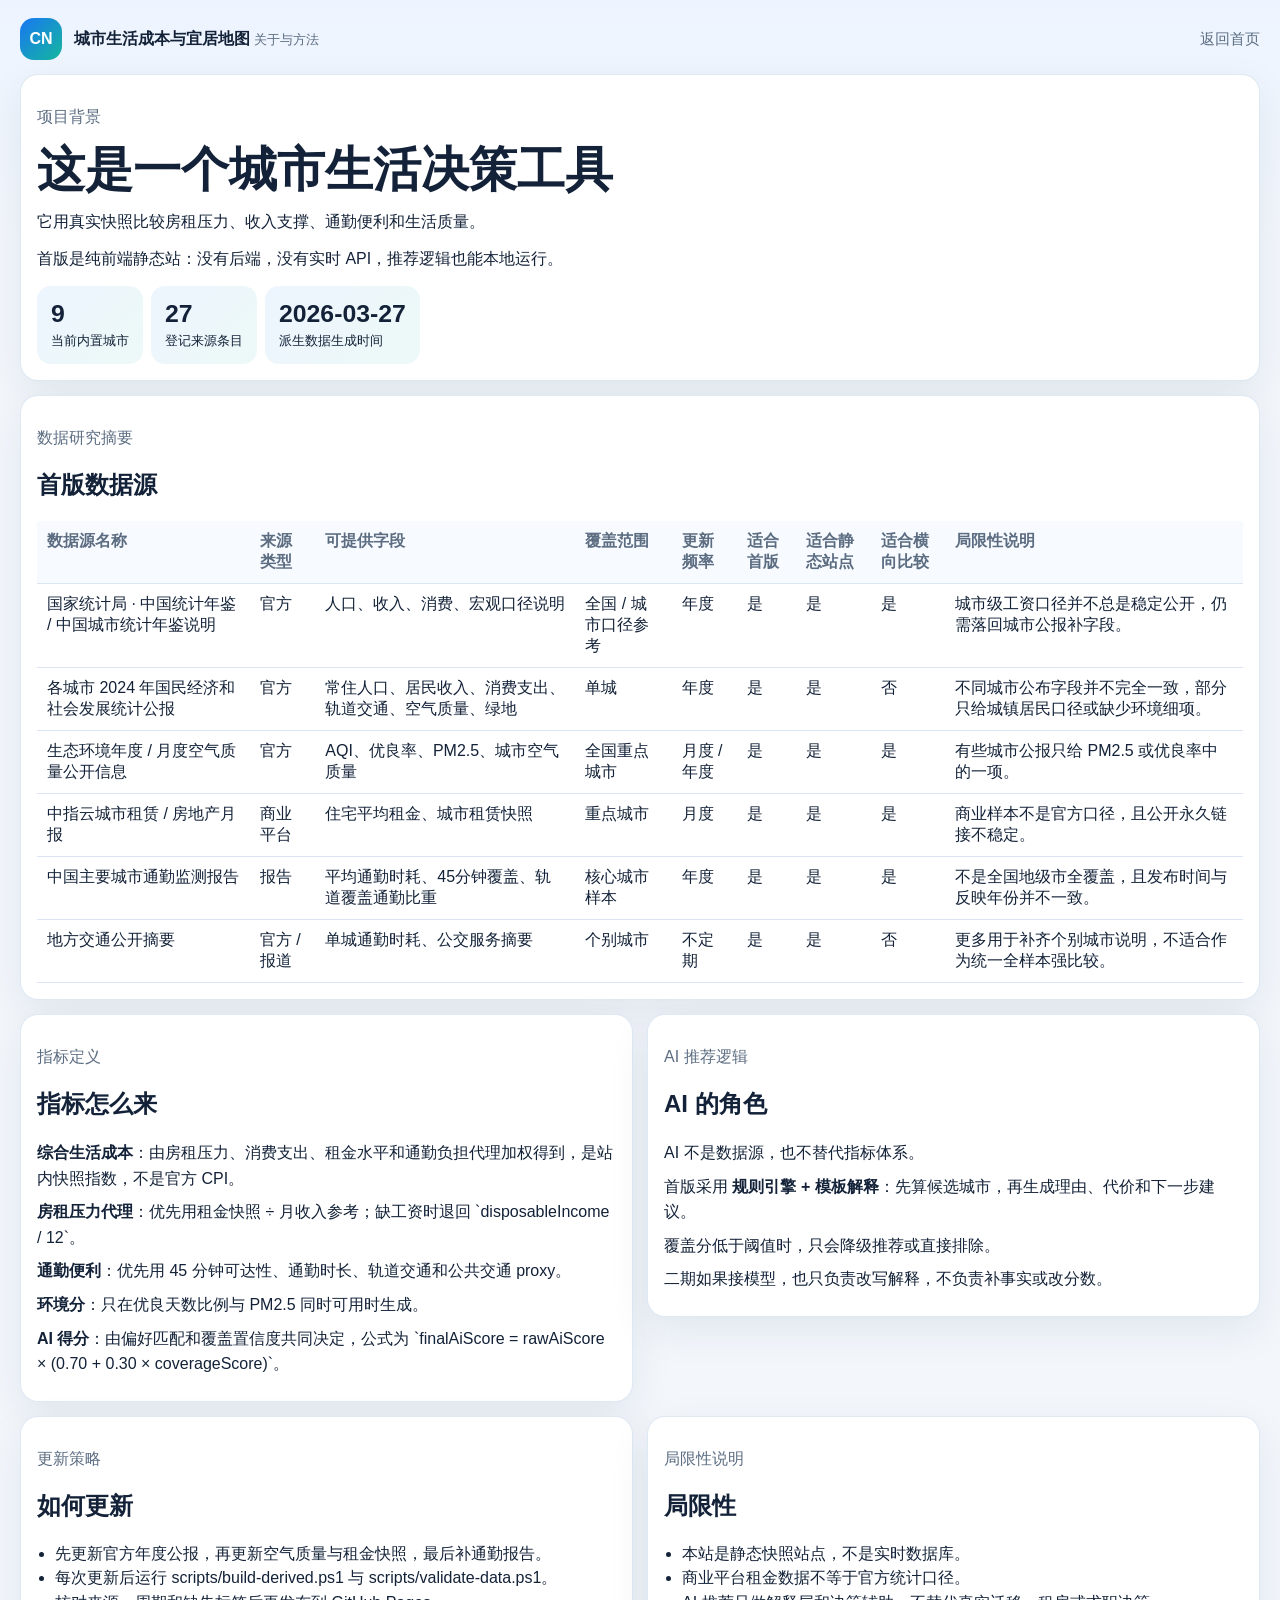
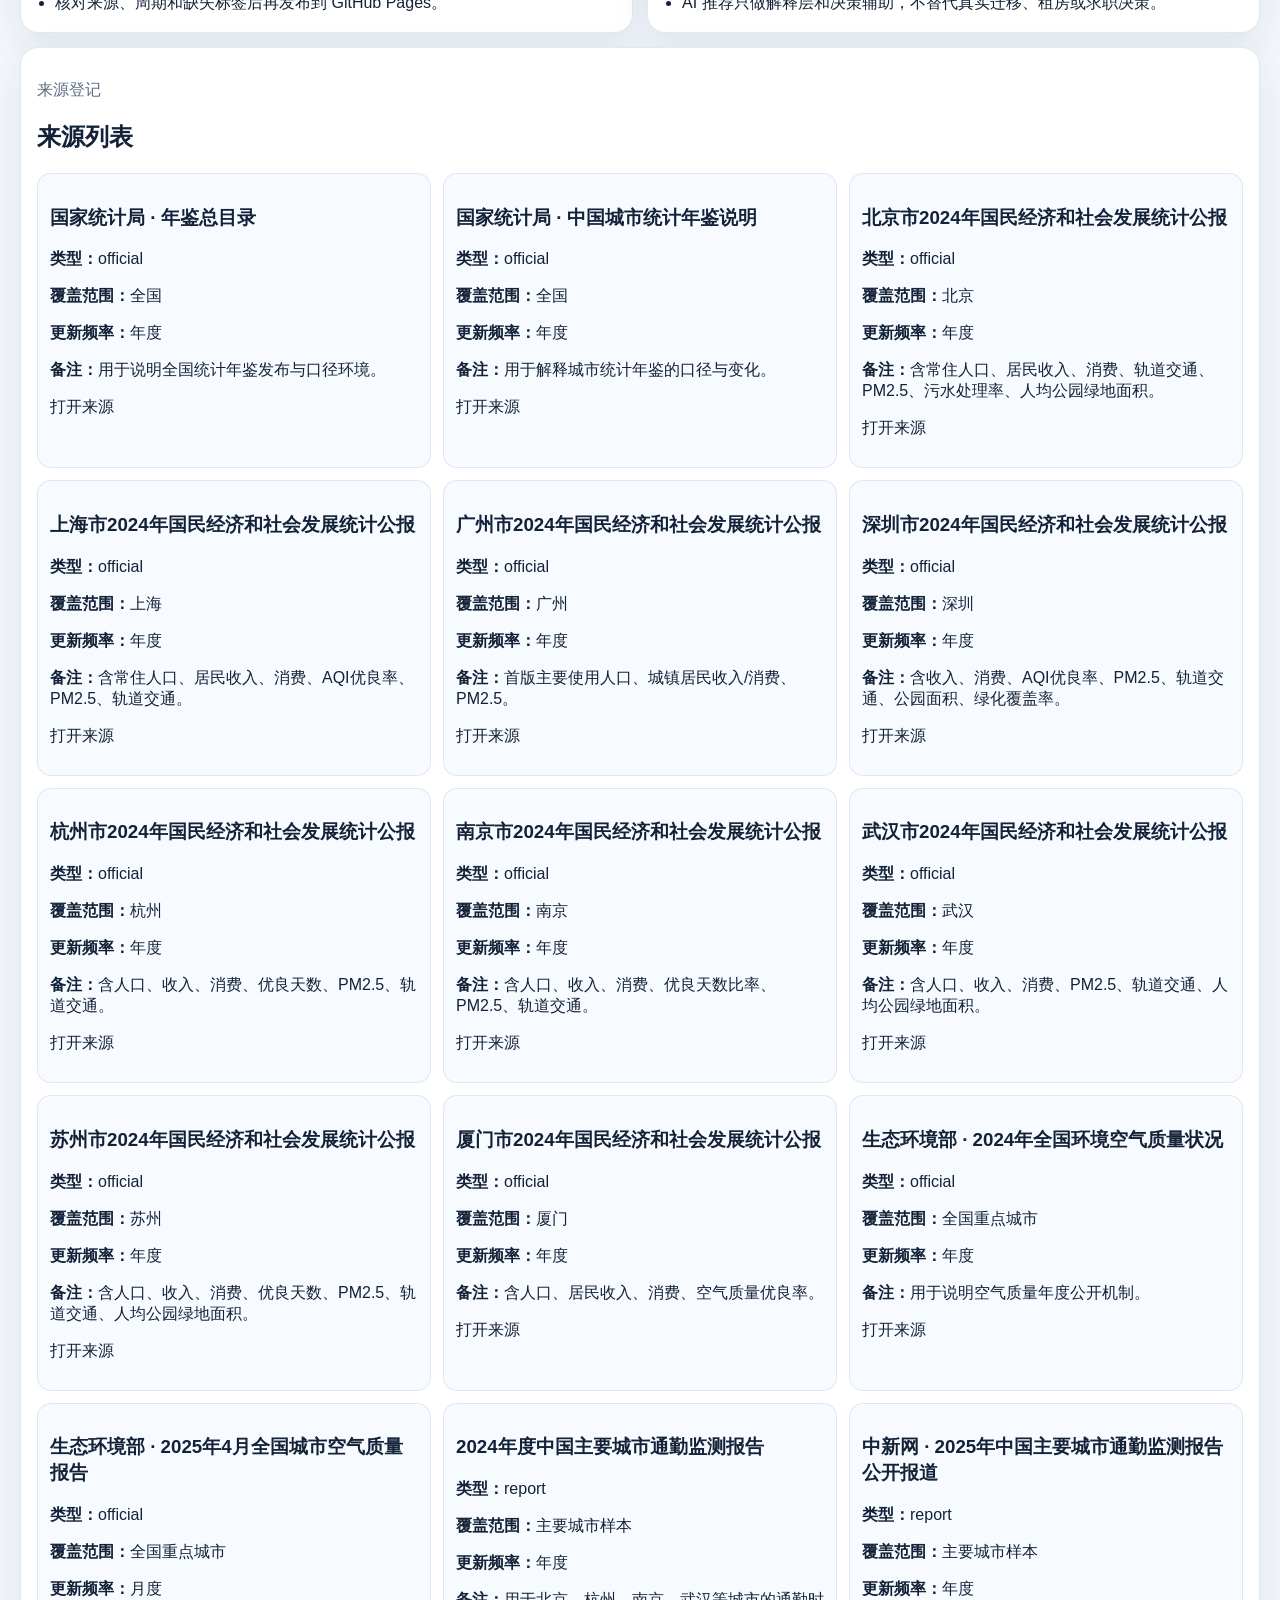
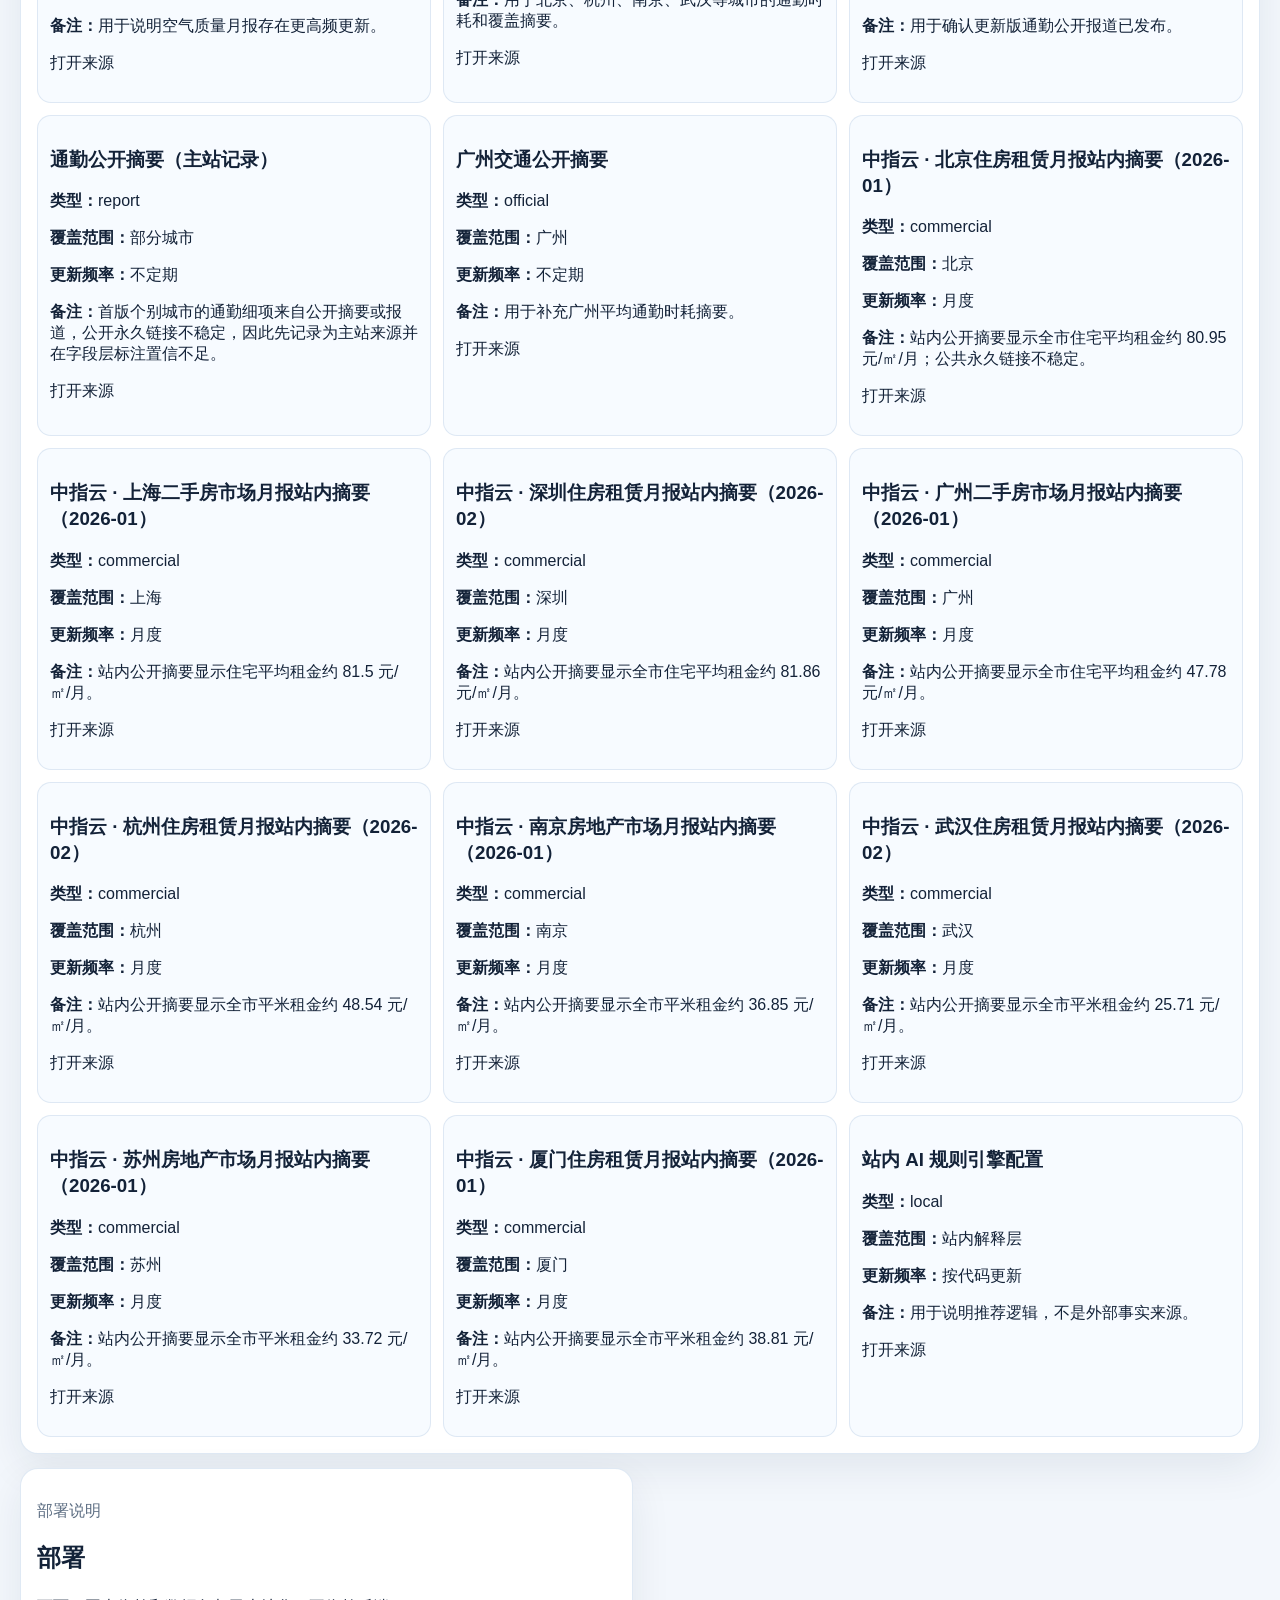
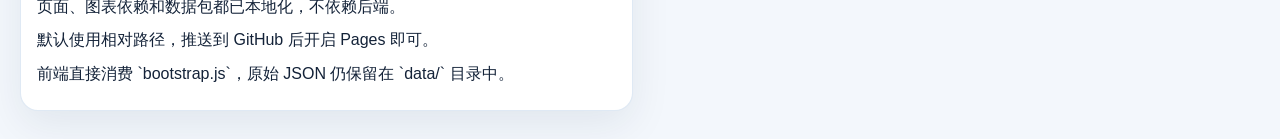
<file: about.html>
<!DOCTYPE html>
<html lang="zh-CN">
<head>
  <meta charset="UTF-8" />
  <meta name="viewport" content="width=device-width, initial-scale=1.0" />
  <title>关于与方法 · 城市生活成本与宜居地图</title>
  <meta
    name="description"
    content="查看项目背景、数据研究摘要、指标定义、AI 推荐逻辑、更新策略与局限性说明。"
  />
  <link rel="stylesheet" href="./css/style.css" />
  <script src="./data/bootstrap.js" defer></script>
  <script src="./js/about.js" defer></script>
</head>
<body>
  <div class="page-shell narrow-shell">
    <header class="topbar">
      <a class="brand" href="./index.html">
        <span class="brand-badge">CN</span>
        <div>
          <strong>城市生活成本与宜居地图</strong>
          <small>关于与方法</small>
        </div>
      </a>
      <nav class="topnav">
        <a href="./index.html">返回首页</a>
      </nav>
    </header>

    <main class="about-layout">
      <div id="about-banner" class="status-banner status-banner-hidden" role="status"></div>

      <section class="card about-span-2">
        <p class="eyebrow">项目背景</p>
        <h1>这是一个城市生活决策工具</h1>
        <p>
          它用真实快照比较房租压力、收入支撑、通勤便利和生活质量。
        </p>
        <p>
          首版是纯前端静态站：没有后端，没有实时 API，推荐逻辑也能本地运行。
        </p>
        <div class="about-stats">
          <div class="mini-stat">
            <strong id="about-city-count">0</strong>
            <span>当前内置城市</span>
          </div>
          <div class="mini-stat">
            <strong id="about-source-count">0</strong>
            <span>登记来源条目</span>
          </div>
          <div class="mini-stat">
            <strong id="about-generated-at">—</strong>
            <span>派生数据生成时间</span>
          </div>
        </div>
      </section>

      <section class="card about-span-2">
        <p class="eyebrow">数据研究摘要</p>
        <h2>首版数据源</h2>
        <div class="table-wrap">
          <table>
            <thead>
              <tr>
                <th>数据源名称</th>
                <th>来源类型</th>
                <th>可提供字段</th>
                <th>覆盖范围</th>
                <th>更新频率</th>
                <th>适合首版</th>
                <th>适合静态站点</th>
                <th>适合横向比较</th>
                <th>局限性说明</th>
              </tr>
            </thead>
            <tbody id="about-research-table"></tbody>
          </table>
        </div>
      </section>

      <section class="card">
        <p class="eyebrow">指标定义</p>
        <h2>指标怎么来</h2>
        <div class="rich-text">
          <p><strong>综合生活成本</strong>：由房租压力、消费支出、租金水平和通勤负担代理加权得到，是站内快照指数，不是官方 CPI。</p>
          <p><strong>房租压力代理</strong>：优先用租金快照 ÷ 月收入参考；缺工资时退回 `disposableIncome / 12`。</p>
          <p><strong>通勤便利</strong>：优先用 45 分钟可达性、通勤时长、轨道交通和公共交通 proxy。</p>
          <p><strong>环境分</strong>：只在优良天数比例与 PM2.5 同时可用时生成。</p>
          <p><strong>AI 得分</strong>：由偏好匹配和覆盖置信度共同决定，公式为 `finalAiScore = rawAiScore × (0.70 + 0.30 × coverageScore)`。</p>
        </div>
      </section>

      <section class="card">
        <p class="eyebrow">AI 推荐逻辑</p>
        <h2>AI 的角色</h2>
        <div class="rich-text">
          <p>AI 不是数据源，也不替代指标体系。</p>
          <p>首版采用 <strong>规则引擎 + 模板解释</strong>：先算候选城市，再生成理由、代价和下一步建议。</p>
          <p>覆盖分低于阈值时，只会降级推荐或直接排除。</p>
          <p>二期如果接模型，也只负责改写解释，不负责补事实或改分数。</p>
        </div>
      </section>

      <section class="card">
        <p class="eyebrow">更新策略</p>
        <h2>如何更新</h2>
        <ul id="about-update-strategy" class="bullet-list">
          <li>加载中…</li>
        </ul>
      </section>

      <section class="card">
        <p class="eyebrow">局限性说明</p>
        <h2>局限性</h2>
        <ul id="about-limitations" class="bullet-list">
          <li>加载中…</li>
        </ul>
      </section>

      <section class="card about-span-2">
        <p class="eyebrow">来源登记</p>
        <h2>来源列表</h2>
        <div id="about-source-list" class="source-grid"></div>
      </section>

      <section class="card">
        <p class="eyebrow">部署说明</p>
        <h2>部署</h2>
        <div class="rich-text">
          <p>页面、图表依赖和数据包都已本地化，不依赖后端。</p>
          <p>默认使用相对路径，推送到 GitHub 后开启 Pages 即可。</p>
          <p>前端直接消费 `bootstrap.js`，原始 JSON 仍保留在 `data/` 目录中。</p>
        </div>
      </section>
    </main>
  </div>
</body>
</html>
</file>
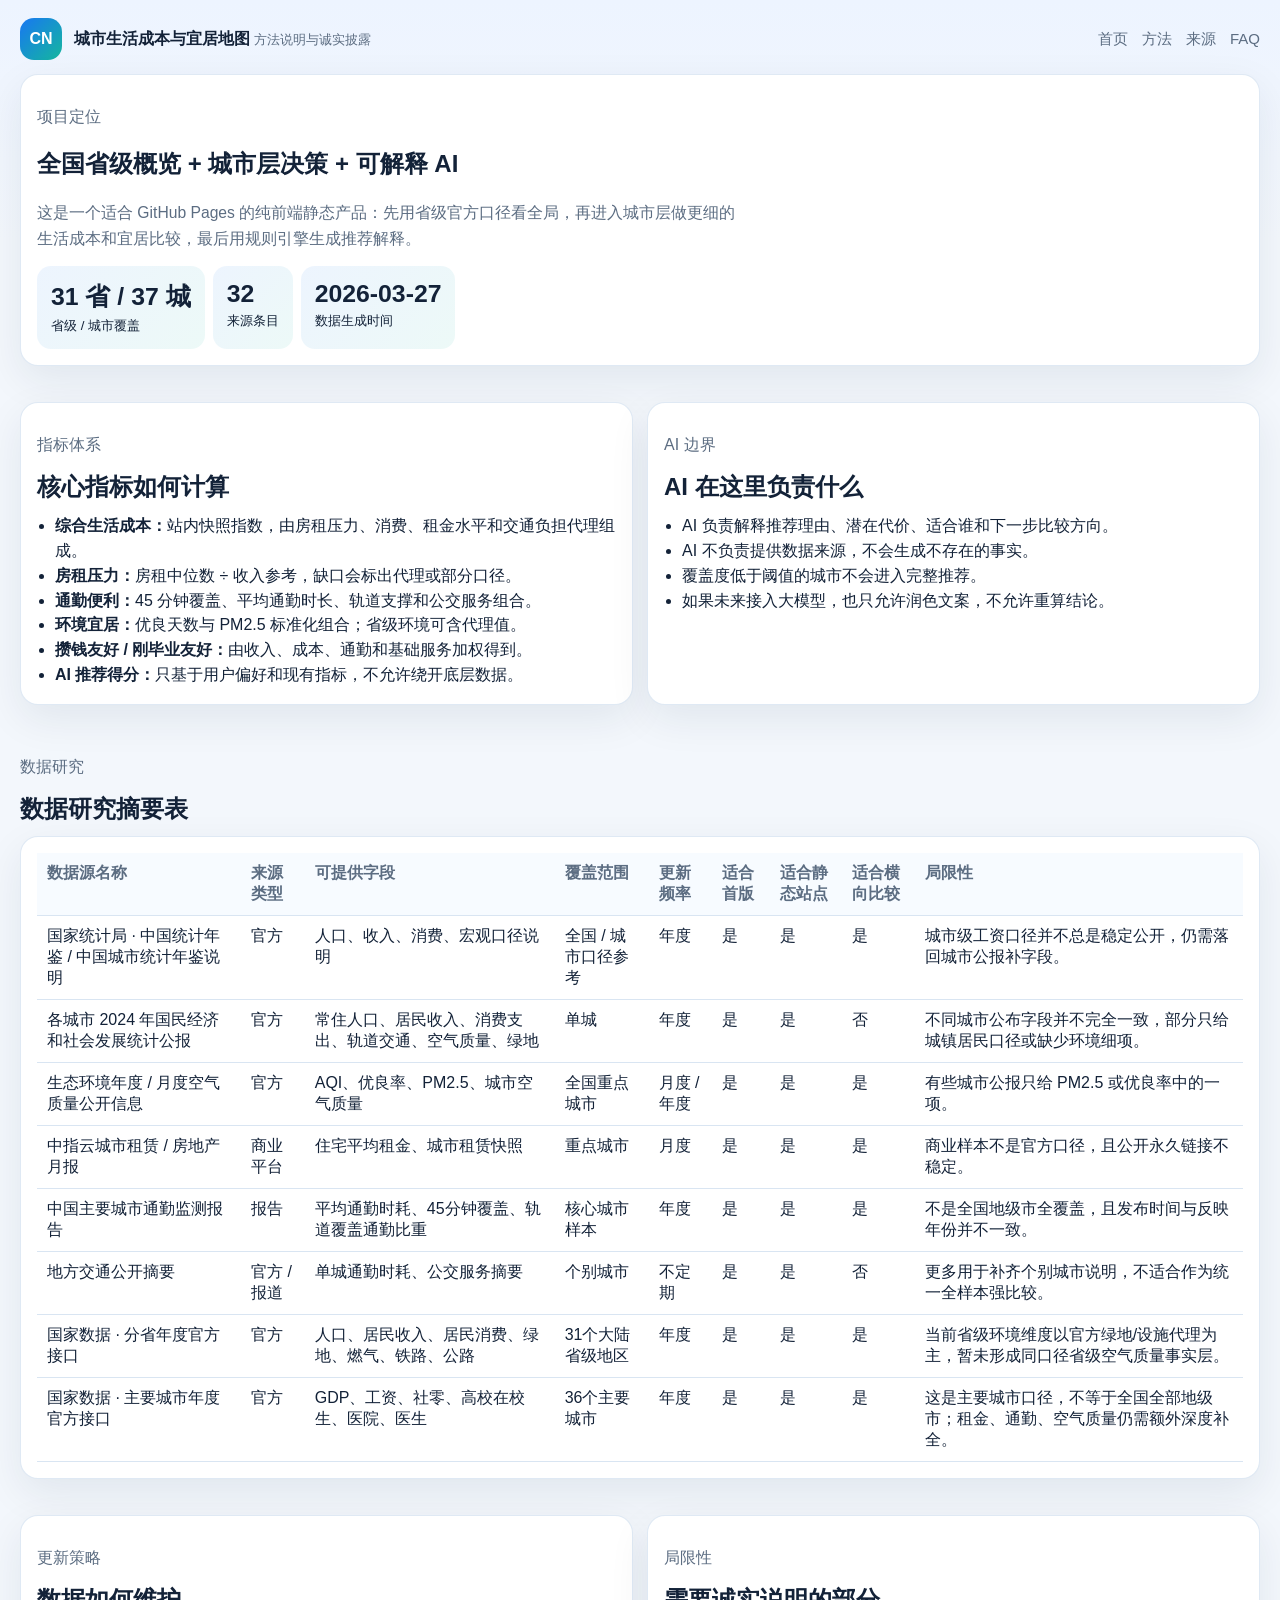
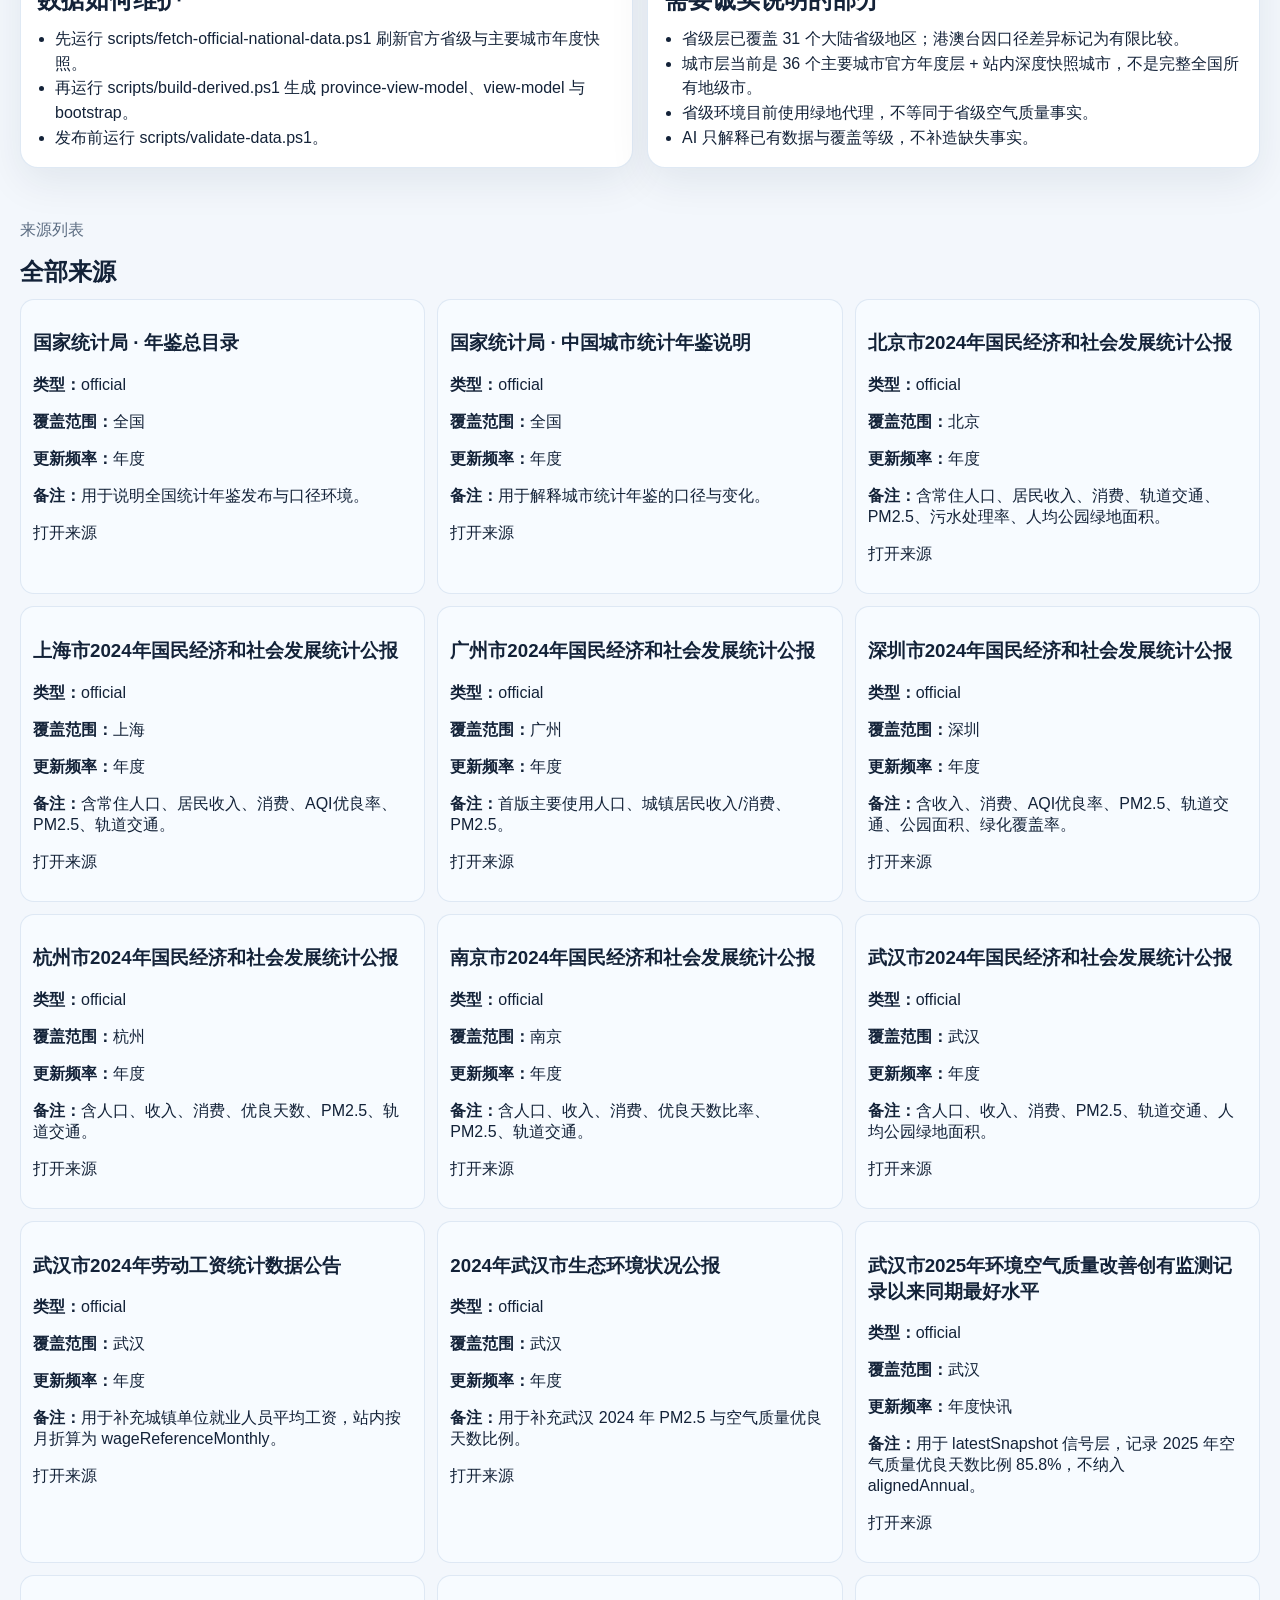
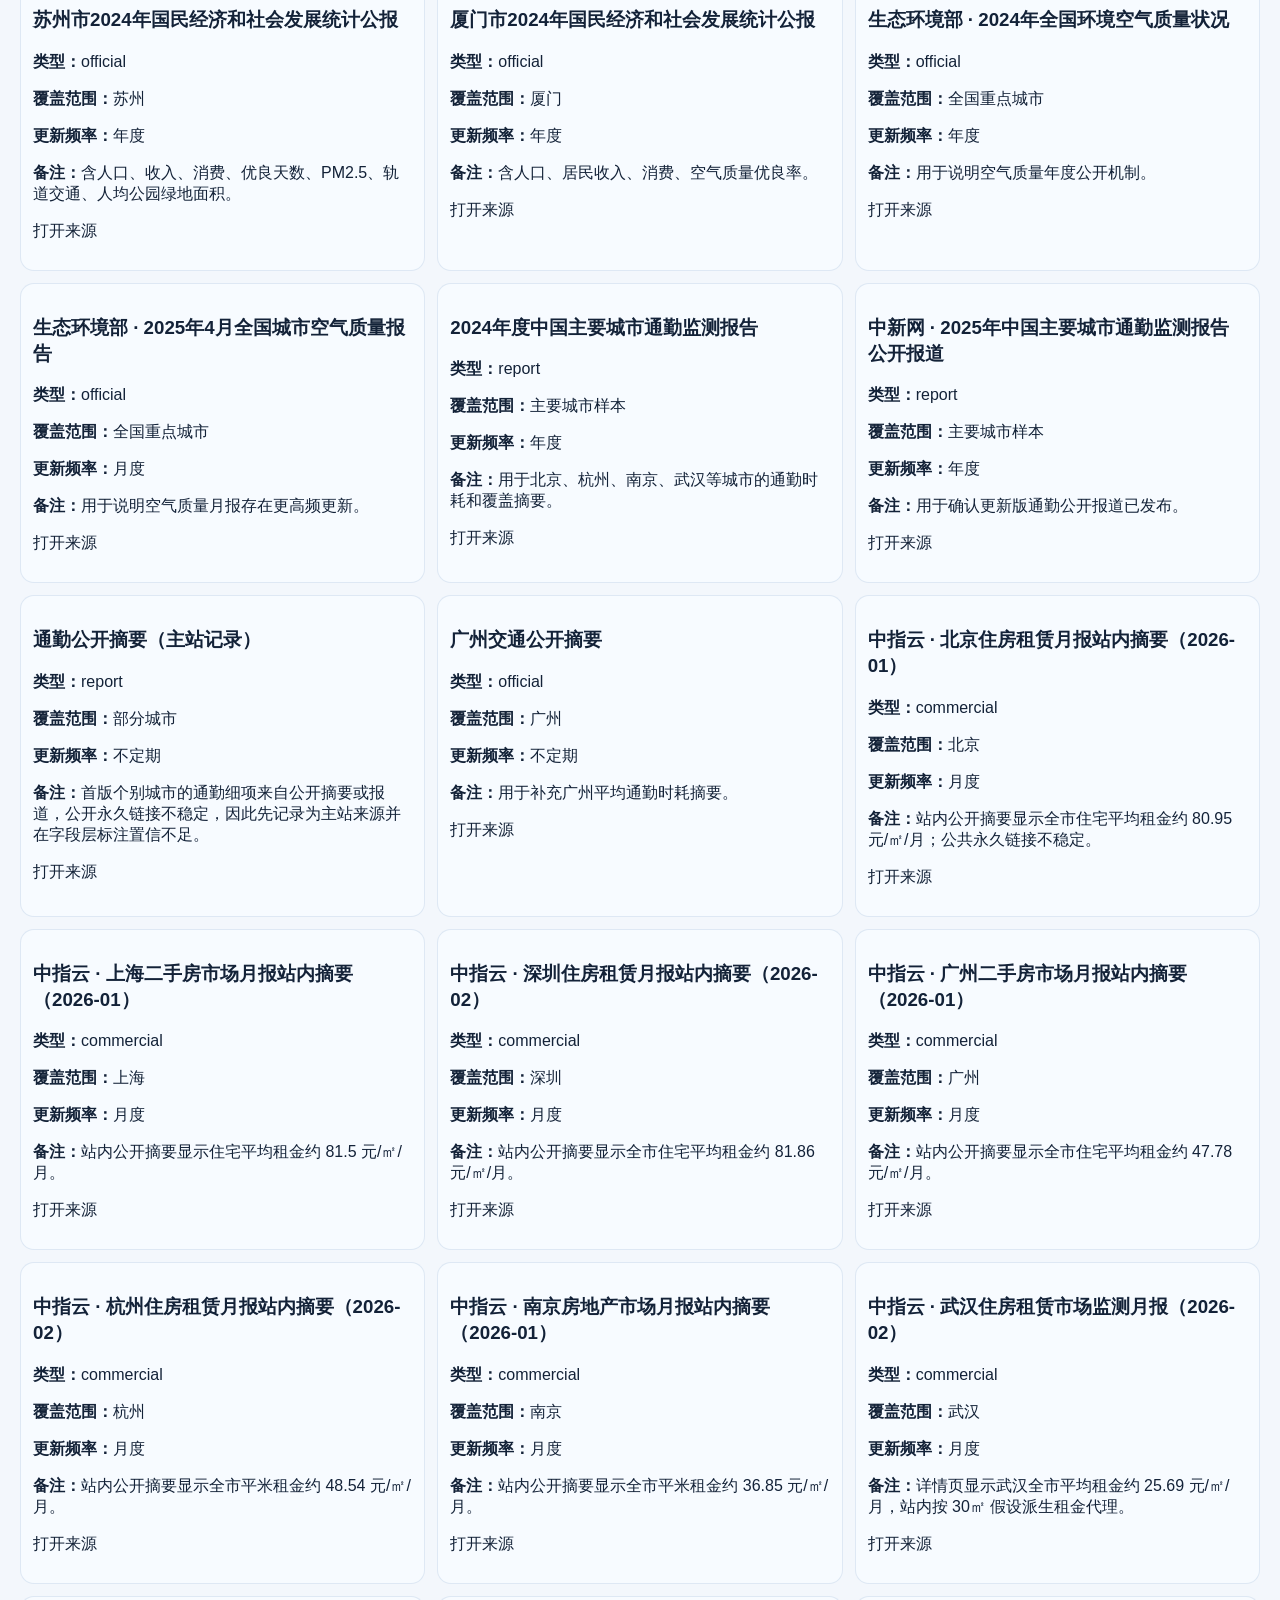
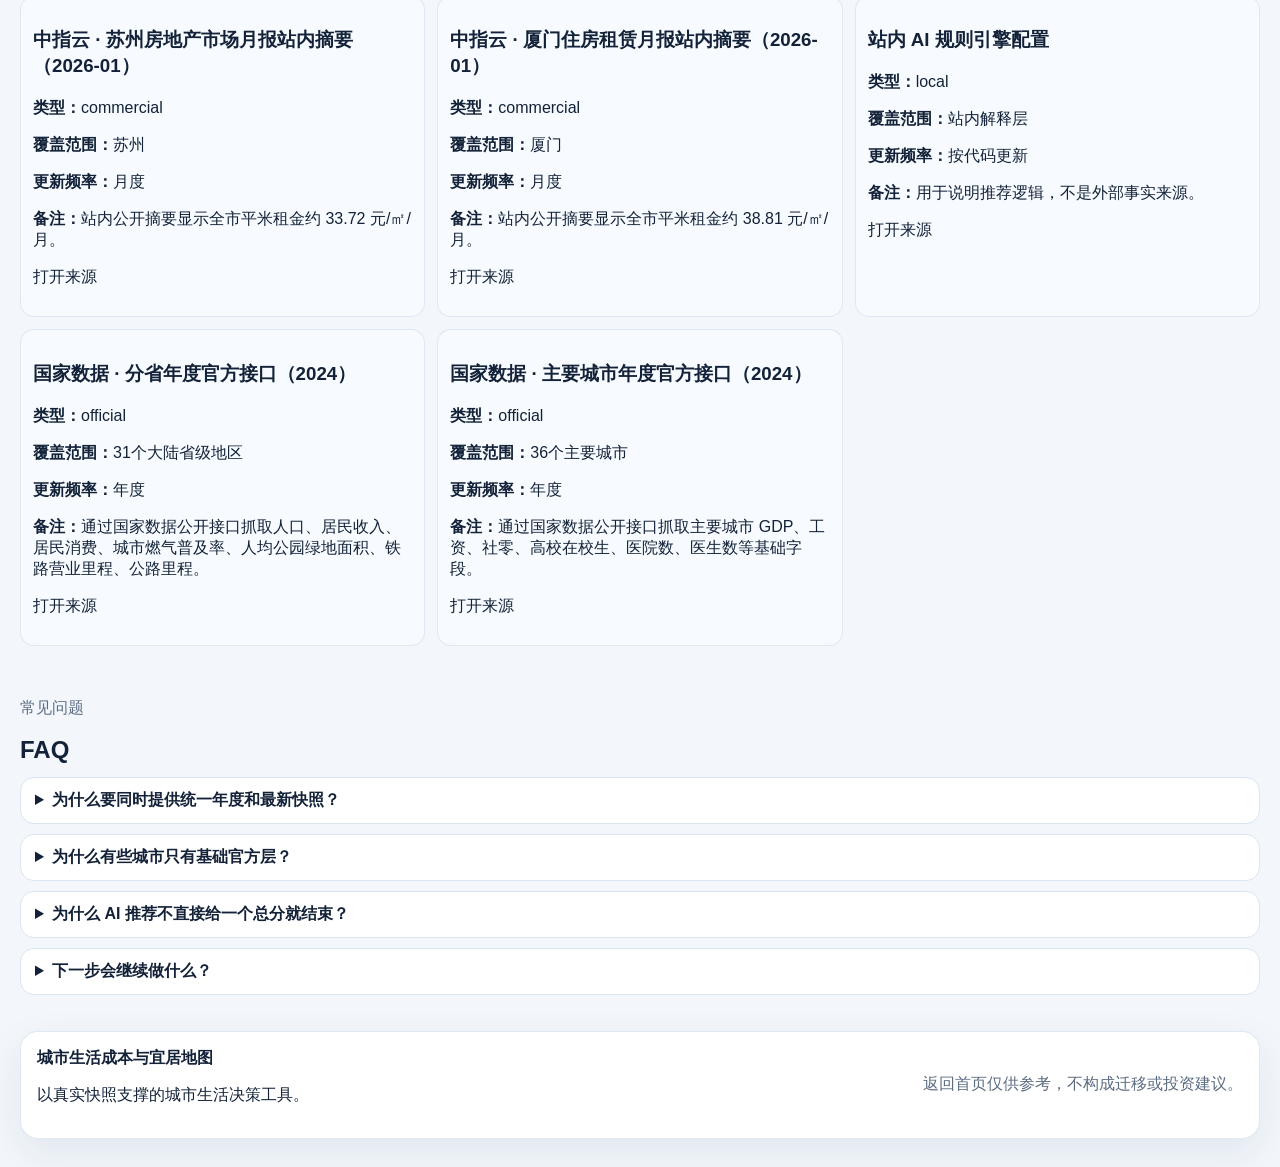
<file: 宜居城市推荐网站/about.html>
﻿<!DOCTYPE html>
<html lang="zh-CN">
<head>
  <meta charset="UTF-8" />
  <meta name="viewport" content="width=device-width, initial-scale=1.0" />
  <title>关于｜城市生活成本与宜居地图</title>
  <meta name="description" content="了解项目背景、指标定义、数据更新策略与 AI 推荐逻辑。" />
  <link rel="stylesheet" href="./css/style.css" />
  <script src="./data/bootstrap.js" defer></script>
  <script src="./js/about.js" defer></script>
</head>
<body>
  <div class="page-shell narrow-shell">
    <header class="topbar">
      <a class="brand" href="./index.html" aria-label="返回首页">
        <span class="brand-badge">CN</span>
        <div>
          <strong>城市生活成本与宜居地图</strong>
          <small>方法说明与诚实披露</small>
        </div>
      </a>
      <button class="nav-toggle" type="button" aria-label="展开导航" aria-expanded="false" data-nav-toggle>菜单</button>
      <nav class="topnav" data-nav>
        <a href="./index.html">首页</a>
        <a href="#method">方法</a>
        <a href="#sources">来源</a>
        <a href="#faq">FAQ</a>
      </nav>
    </header>

    <main>
      <div id="about-banner" class="status-banner status-banner-hidden" role="status"></div>

      <section class="card section-block">
        <p class="eyebrow">项目定位</p>
        <h1>全国省级概览 + 城市层决策 + 可解释 AI</h1>
        <p class="hero-subtitle">这是一个适合 GitHub Pages 的纯前端静态产品：先用省级官方口径看全局，再进入城市层做更细的生活成本和宜居比较，最后用规则引擎生成推荐解释。</p>
        <div class="about-stats">
          <div class="mini-stat"><strong id="about-city-count">0</strong><span>省级 / 城市覆盖</span></div>
          <div class="mini-stat"><strong id="about-source-count">0</strong><span>来源条目</span></div>
          <div class="mini-stat"><strong id="about-generated-at">—</strong><span>数据生成时间</span></div>
        </div>
      </section>

      <section id="method" class="section-block two-column">
        <article class="card">
          <div class="section-header"><div><p class="section-kicker">指标体系</p><h2>核心指标如何计算</h2></div></div>
          <ul class="bullet-list">
            <li><strong>综合生活成本：</strong>站内快照指数，由房租压力、消费、租金水平和交通负担代理组成。</li>
            <li><strong>房租压力：</strong>房租中位数 ÷ 收入参考，缺口会标出代理或部分口径。</li>
            <li><strong>通勤便利：</strong>45 分钟覆盖、平均通勤时长、轨道支撑和公交服务组合。</li>
            <li><strong>环境宜居：</strong>优良天数与 PM2.5 标准化组合；省级环境可含代理值。</li>
            <li><strong>攒钱友好 / 刚毕业友好：</strong>由收入、成本、通勤和基础服务加权得到。</li>
            <li><strong>AI 推荐得分：</strong>只基于用户偏好和现有指标，不允许绕开底层数据。</li>
          </ul>
        </article>
        <article class="card">
          <div class="section-header"><div><p class="section-kicker">AI 边界</p><h2>AI 在这里负责什么</h2></div></div>
          <ul class="bullet-list">
            <li>AI 负责解释推荐理由、潜在代价、适合谁和下一步比较方向。</li>
            <li>AI 不负责提供数据来源，不会生成不存在的事实。</li>
            <li>覆盖度低于阈值的城市不会进入完整推荐。</li>
            <li>如果未来接入大模型，也只允许润色文案，不允许重算结论。</li>
          </ul>
        </article>
      </section>

      <section id="sources" class="section-block">
        <div class="section-header"><div><p class="section-kicker">数据研究</p><h2>数据研究摘要表</h2></div></div>
        <article class="card"><div class="table-wrap"><table><thead><tr><th>数据源名称</th><th>来源类型</th><th>可提供字段</th><th>覆盖范围</th><th>更新频率</th><th>适合首版</th><th>适合静态站点</th><th>适合横向比较</th><th>局限性</th></tr></thead><tbody id="about-research-table"></tbody></table></div></article>
      </section>

      <section class="section-block two-column">
        <article class="card"><div class="section-header"><div><p class="section-kicker">更新策略</p><h2>数据如何维护</h2></div></div><ul id="about-update-strategy" class="bullet-list"></ul></article>
        <article class="card"><div class="section-header"><div><p class="section-kicker">局限性</p><h2>需要诚实说明的部分</h2></div></div><ul id="about-limitations" class="bullet-list"></ul></article>
      </section>

      <section class="section-block about-span-2">
        <div class="section-header"><div><p class="section-kicker">来源列表</p><h2>全部来源</h2></div></div>
        <div id="about-source-list" class="source-grid"></div>
      </section>

      <section id="faq" class="section-block">
        <div class="section-header"><div><p class="section-kicker">常见问题</p><h2>FAQ</h2></div></div>
        <div class="faq-list">
          <details><summary>为什么要同时提供统一年度和最新快照？</summary><p>统一年度更适合横向比较，最新快照更适合看当前变化，两者不能混为同一口径。</p></details>
          <details><summary>为什么有些城市只有基础官方层？</summary><p>因为租金、通勤、空气等高频或深度字段还没有完全补齐，所以只做降级展示。</p></details>
          <details><summary>为什么 AI 推荐不直接给一个总分就结束？</summary><p>因为这个产品强调可解释和可追溯，推荐必须说明理由、代价和数据覆盖等级。</p></details>
          <details><summary>下一步会继续做什么？</summary><p>继续补齐更多城市 profile、完善省内层级体验，并在不破坏底层规则的前提下升级解释层。</p></details>
        </div>
      </section>
    </main>

    <footer class="footer card">
      <div><strong>城市生活成本与宜居地图</strong><p>以真实快照支撑的城市生活决策工具。</p></div>
      <div class="footer-meta"><a href="./index.html">返回首页</a><span>仅供参考，不构成迁移或投资建议。</span></div>
    </footer>
  </div>
</body>
</html>
</file>
<file: css/style.css>
:root {
  --bg: #f3f7fc;
  --surface: #ffffff;
  --surface-soft: #f7fbff;
  --line: #d9e5f2;
  --line-strong: #b9cce2;
  --text: #132238;
  --muted: #5c6d82;
  --primary: #1877f2;
  --primary-soft: rgba(24, 119, 242, 0.1);
  --accent: #15b79e;
  --warning: #b45309;
  --warning-soft: rgba(245, 158, 11, 0.14);
  --danger: #c2410c;
  --danger-soft: rgba(194, 65, 12, 0.12);
  --success-soft: rgba(21, 183, 158, 0.14);
  --shadow: 0 14px 40px rgba(15, 34, 60, 0.08);
  --radius: 22px;
}

* { box-sizing: border-box; }
html { scroll-behavior: smooth; }
body {
  margin: 0;
  font-family: "Microsoft YaHei", "PingFang SC", sans-serif;
  color: var(--text);
  background: linear-gradient(180deg, #edf4ff 0%, var(--bg) 240px);
}

a { color: inherit; text-decoration: none; }
button, input, select { font: inherit; }

.page-shell {
  width: min(1380px, calc(100% - 28px));
  margin: 0 auto;
  padding: 18px 0 28px;
}

.narrow-shell { width: min(1240px, calc(100% - 28px)); }

main {
  display: grid;
  gap: 18px;
}

.topbar,
.section-header,
.footer {
  display: flex;
  justify-content: space-between;
  gap: 14px;
}

.topbar { align-items: center; margin-bottom: 14px; }

.brand {
  display: flex;
  align-items: center;
  gap: 12px;
}

.brand-badge {
  width: 42px;
  height: 42px;
  display: inline-flex;
  align-items: center;
  justify-content: center;
  border-radius: 14px;
  background: linear-gradient(135deg, var(--primary), var(--accent));
  color: #fff;
  font-weight: 700;
}

.brand small,
.topnav,
.section-kicker,
.section-note,
.eyebrow,
.hero-note,
.kpi-card small,
.helper-text,
.footer-meta,
.meta-list,
.pill,
.drawer-metadata,
.kpi-label,
.module-state,
.range-meta {
  color: var(--muted);
}

.topnav {
  display: flex;
  gap: 14px;
  flex-wrap: wrap;
  font-size: 0.94rem;
}

.card {
  background: var(--surface);
  border: 1px solid rgba(217, 229, 242, 0.84);
  border-radius: 18px;
  box-shadow: var(--shadow);
  padding: 16px;
}

.hero,
.map-layout,
.compare-layout,
.ai-layout,
.two-column {
  display: grid;
  gap: 14px;
}

.hero {
  grid-template-columns: minmax(0, 1.6fr) minmax(320px, 0.95fr);
  align-items: start;
}

.hero h1,
.about-layout h1 {
  margin: 4px 0 8px;
  font-size: clamp(1.85rem, 3.8vw, 3rem);
  line-height: 1.08;
}

.hero-subtitle {
  margin: 0 0 14px;
  font-size: 0.98rem;
  line-height: 1.65;
  color: var(--muted);
  max-width: 700px;
}

.hero-meta,
.chip-grid,
.period-toggle,
.chart-controls,
.about-stats {
  display: flex;
  gap: 8px;
  flex-wrap: wrap;
}

.hero-search {
  display: grid;
  grid-template-columns: minmax(0, 1fr) repeat(3, auto);
  align-items: center;
}

.hero-search input,
.filter-grid select,
.ai-form select {
  min-height: 40px;
  border-radius: 12px;
  border: 1px solid var(--line);
  background: #fff;
  padding: 0 12px;
}

.hero-search input {
  flex: 1 1 320px;
  min-width: 0;
}

.btn,
.chip,
.toggle-btn,
.pill {
  min-height: 40px;
  border-radius: 12px;
  border: 1px solid transparent;
  padding: 0 14px;
  display: inline-flex;
  align-items: center;
  justify-content: center;
}

.btn,
.chip,
.toggle-btn,
.link-button,
.picker-item button,
.drawer-close {
  cursor: pointer;
  transition: transform 0.18s ease, box-shadow 0.18s ease, border-color 0.18s ease;
}

.btn:hover,
.chip:hover,
.toggle-btn:hover,
.link-button:hover,
.picker-item button:hover,
.drawer-close:hover {
  transform: translateY(-1px);
}

.btn-primary { background: var(--primary); color: #fff; }
.btn-secondary { background: #fff; border-color: var(--line); }
.btn-accent { background: var(--accent); color: #fff; }

.chip,
.toggle-btn,
.pill {
  background: #fff;
  border-color: var(--line);
}

.chip.is-active,
.toggle-btn.is-active {
  background: var(--primary-soft);
  border-color: rgba(24, 119, 242, 0.3);
  color: var(--primary);
}

.pill {
  min-height: auto;
  padding: 7px 11px;
  font-size: 0.84rem;
}

.pill-muted { background: #f8fbff; }

.hero-side {
  display: grid;
  grid-template-columns: repeat(3, minmax(0, 1fr));
  gap: 10px;
  align-content: start;
}

.mini-stat {
  padding: 14px;
  border-radius: 14px;
  background: linear-gradient(135deg, rgba(24, 119, 242, 0.08), rgba(21, 183, 158, 0.08));
}

.mini-stat strong {
  display: block;
  font-size: 1.55rem;
  margin-bottom: 4px;
}

.mini-stat span {
  display: block;
  font-size: 0.83rem;
  line-height: 1.4;
}

.hero-note {
  grid-column: 1 / -1;
  margin: 0;
  padding: 10px 12px;
  border-radius: 12px;
  background: var(--surface-soft);
  border: 1px solid rgba(217, 229, 242, 0.84);
}

.section-block,
.two-column { margin-bottom: 18px; }

.section-header {
  align-items: end;
  margin-bottom: 12px;
}

.section-header h2,
.section-header h3 {
  margin: 2px 0 0;
  line-height: 1.25;
}

.filter-grid {
  display: grid;
  grid-template-columns: repeat(5, minmax(0, 1fr));
  gap: 10px;
}

.filter-grid label,
.ai-form label {
  display: grid;
  gap: 6px;
  font-size: 0.9rem;
  color: var(--muted);
}

.inline-select {
  display: inline-grid;
  gap: 6px;
  color: var(--muted);
}

.inline-select select,
.filter-grid select,
.ai-form select,
.ai-form input[type="range"] {
  width: 100%;
}

.kpi-grid {
  display: grid;
  grid-template-columns: repeat(6, minmax(0, 1fr));
  gap: 10px;
  margin-bottom: 18px;
}

.kpi-card strong {
  display: block;
  font-size: 1.35rem;
  margin: 8px 0 4px;
}

.chart {
  width: 100%;
  min-height: 280px;
}

.chart-map { min-height: 460px; }
.chart-medium { min-height: 340px; }

.chart-shell {
  position: relative;
  min-height: 280px;
}

.module-state {
  position: absolute;
  inset: 0;
  display: flex;
  align-items: center;
  justify-content: center;
  text-align: center;
  padding: 18px;
  border: 1px dashed var(--line-strong);
  border-radius: 14px;
  background: rgba(247, 251, 255, 0.92);
  z-index: 2;
  line-height: 1.7;
}

.module-state-hidden { display: none; }
.module-state-error {
  background: rgba(255, 248, 244, 0.98);
  border-color: rgba(194, 65, 12, 0.22);
  color: var(--danger);
}

.module-state-warning {
  background: rgba(255, 251, 235, 0.98);
  border-color: rgba(180, 83, 9, 0.2);
  color: var(--warning);
}

.module-state-loading {
  background: rgba(247, 251, 255, 0.98);
}

.two-column { grid-template-columns: repeat(2, minmax(0, 1fr)); }
.map-layout { grid-template-columns: minmax(0, 2.3fr) 320px; }
.compare-layout { grid-template-columns: 280px minmax(0, 1fr); }
.ai-layout { grid-template-columns: 320px minmax(0, 1fr); }

.side-stack,
.compare-charts,
.ai-results {
  display: grid;
  gap: 14px;
}

.side-stack,
.compare-picker-card,
.ai-form-card {
  align-self: start;
}

.side-stack {
  position: sticky;
  top: 14px;
}

.compare-picker-card,
.ai-form-card {
  position: sticky;
  top: 14px;
}

.side-panel,
.dimension-grid div,
.source-grid div {
  background: var(--surface-soft);
  border: 1px solid rgba(217, 229, 242, 0.84);
  border-radius: 14px;
  padding: 12px;
}

.meta-list,
.bullet-list {
  margin: 8px 0 0;
  padding-left: 18px;
  line-height: 1.55;
}

.ranking-grid {
  display: grid;
  grid-template-columns: repeat(2, minmax(0, 1fr));
  gap: 12px;
}

.card-span-2 { grid-column: span 2; }

.ranking-list {
  margin: 0;
  padding-left: 22px;
  display: grid;
  gap: 8px;
}

.ranking-list li {
  display: flex;
  flex-wrap: wrap;
  gap: 8px;
  align-items: center;
}

.link-button {
  border: 0;
  background: transparent;
  color: var(--primary);
  padding: 0;
}

.picker-list {
  display: grid;
  gap: 8px;
  max-height: 480px;
  overflow: auto;
}

.picker-item {
  display: flex;
  align-items: center;
  gap: 10px;
  justify-content: space-between;
  padding: 8px 10px;
  border: 1px solid var(--line);
  border-radius: 12px;
}

.picker-item input { margin-right: 6px; }

.picker-item button,
.drawer-close {
  border: 1px solid var(--line);
  background: #fff;
  border-radius: 10px;
  padding: 6px 10px;
  color: var(--primary);
}

.dimension-grid,
.source-grid {
  display: grid;
  grid-template-columns: repeat(3, minmax(0, 1fr));
  gap: 12px;
}

.ai-form { display: grid; gap: 10px; }

.range-meta {
  justify-self: start;
  min-width: 44px;
  padding: 3px 8px;
  border-radius: 999px;
  background: #f4f8fe;
  border: 1px solid var(--line);
  font-size: 0.8rem;
}

.recommendation-list { display: grid; gap: 12px; }

.recommendation-card {
  border: 1px solid var(--line);
  border-radius: 14px;
  padding: 12px;
  background: linear-gradient(180deg, #fff, #f8fbff);
}

.recommendation-card h4 { margin: 0 0 6px; }

.score-row {
  display: flex;
  gap: 8px;
  flex-wrap: wrap;
  margin-bottom: 8px;
}

.tag {
  display: inline-flex;
  align-items: center;
  gap: 6px;
  border-radius: 999px;
  padding: 4px 8px;
  font-size: 0.8rem;
  background: var(--primary-soft);
  color: var(--primary);
}

.tag-warning {
  background: var(--warning-soft);
  color: var(--warning);
}

.rich-text { line-height: 1.6; color: var(--text); }
.rich-text p { margin: 0 0 8px; }

.table-wrap { overflow: auto; }

table {
  width: 100%;
  border-collapse: collapse;
  min-width: 920px;
}

th,
td {
  padding: 10px;
  border-bottom: 1px solid var(--line);
  text-align: left;
  vertical-align: top;
}

th {
  background: #f7fbff;
  color: var(--muted);
}

.faq-list { display: grid; gap: 10px; }

details {
  border: 1px solid var(--line);
  border-radius: 14px;
  padding: 12px 14px;
  background: #fff;
}

summary { cursor: pointer; font-weight: 600; }

.footer {
  align-items: center;
  margin-top: 18px;
}

.status-banner {
  display: flex;
  align-items: center;
  gap: 10px;
  margin-bottom: 14px;
  padding: 10px 12px;
  border-radius: 14px;
  border: 1px solid transparent;
}

.status-banner-hidden { display: none; }
.status-banner-info {
  background: #f7fbff;
  border-color: var(--line);
}
.status-banner-warning {
  background: rgba(255, 251, 235, 0.98);
  border-color: rgba(180, 83, 9, 0.2);
  color: var(--warning);
}
.status-banner-error {
  background: rgba(255, 248, 244, 0.98);
  border-color: rgba(194, 65, 12, 0.2);
  color: var(--danger);
}

.drawer {
  position: fixed;
  inset: 0;
  display: none;
  z-index: 90;
}

.drawer.is-open { display: block; }

.drawer-backdrop {
  position: absolute;
  inset: 0;
  background: rgba(15, 34, 60, 0.38);
}

.drawer-panel {
  position: absolute;
  top: 0;
  right: 0;
  width: min(520px, 100%);
  height: 100%;
  background: #fff;
  box-shadow: -18px 0 44px rgba(15, 34, 60, 0.16);
  padding: 16px;
  overflow: auto;
}

.drawer-close {
  position: sticky;
  top: 0;
  margin-left: auto;
  width: 36px;
  height: 36px;
  border-radius: 50%;
  color: var(--text);
}

.drawer-content h2 { margin-top: 0; }

.drawer-metric-grid {
  display: grid;
  grid-template-columns: repeat(2, minmax(0, 1fr));
  gap: 10px;
  margin: 10px 0;
}

.drawer-metric {
  border: 1px solid var(--line);
  border-radius: 14px;
  padding: 10px;
}

.drawer-metric strong {
  display: block;
  font-size: 1.1rem;
  margin-top: 4px;
}

.empty-state { color: var(--muted); padding: 4px 0; }

.about-layout {
  display: grid;
  grid-template-columns: repeat(2, minmax(0, 1fr));
  gap: 14px;
  align-items: start;
}

.about-span-2 {
  grid-column: 1 / -1;
}

@media (max-width: 1180px) {
  .hero,
  .map-layout,
  .two-column,
  .compare-layout,
  .ai-layout {
    grid-template-columns: 1fr;
  }

  .kpi-grid { grid-template-columns: repeat(3, minmax(0, 1fr)); }
  .filter-grid { grid-template-columns: repeat(3, minmax(180px, 1fr)); }
  .hero-side,
  .dimension-grid,
  .source-grid,
  .about-layout {
    grid-template-columns: repeat(2, minmax(0, 1fr));
  }
  .side-stack,
  .compare-picker-card,
  .ai-form-card {
    position: static;
  }
}

@media (max-width: 720px) {
  .page-shell {
    width: min(100% - 20px, 100%);
    padding-top: 14px;
  }

  .topbar,
  .footer {
    flex-direction: column;
    align-items: flex-start;
  }

  .kpi-grid,
  .filter-grid,
  .ranking-grid,
  .dimension-grid,
  .source-grid,
  .drawer-metric-grid,
  .about-layout,
  .hero-side,
  .hero-search {
    grid-template-columns: 1fr;
  }

  .card-span-2 { grid-column: auto; }
  .about-span-2 { grid-column: auto; }
  .hero-search { flex-direction: column; }
  .hero-search .btn { width: 100%; }
}
</file>
<file: 宜居城市推荐网站/css/style.css>
:root {
  --bg: #f3f7fc;
  --surface: #ffffff;
  --surface-soft: #f7fbff;
  --line: #d9e5f2;
  --line-strong: #b9cce2;
  --text: #132238;
  --muted: #5c6d82;
  --primary: #1877f2;
  --primary-soft: rgba(24, 119, 242, 0.1);
  --accent: #15b79e;
  --warning: #b45309;
  --warning-soft: rgba(245, 158, 11, 0.14);
  --danger: #c2410c;
  --danger-soft: rgba(194, 65, 12, 0.12);
  --success-soft: rgba(21, 183, 158, 0.14);
  --shadow: 0 14px 40px rgba(15, 34, 60, 0.08);
  --radius: 22px;
}

* { box-sizing: border-box; }
html { scroll-behavior: smooth; }
body {
  margin: 0;
  font-family: "Microsoft YaHei", "PingFang SC", sans-serif;
  color: var(--text);
  background: linear-gradient(180deg, #edf4ff 0%, var(--bg) 240px);
}

a { color: inherit; text-decoration: none; }
button, input, select { font: inherit; }

.page-shell {
  width: min(1380px, calc(100% - 28px));
  margin: 0 auto;
  padding: 18px 0 28px;
}

.narrow-shell { width: min(1240px, calc(100% - 28px)); }

main {
  display: grid;
  gap: 18px;
}

.topbar,
.section-header,
.footer {
  display: flex;
  justify-content: space-between;
  gap: 14px;
}

.topbar { align-items: center; margin-bottom: 14px; }

.brand {
  display: flex;
  align-items: center;
  gap: 12px;
}

.brand-badge {
  width: 42px;
  height: 42px;
  display: inline-flex;
  align-items: center;
  justify-content: center;
  border-radius: 14px;
  background: linear-gradient(135deg, var(--primary), var(--accent));
  color: #fff;
  font-weight: 700;
}

.brand small,
.topnav,
.section-kicker,
.section-note,
.eyebrow,
.hero-note,
.kpi-card small,
.helper-text,
.footer-meta,
.meta-list,
.pill,
.drawer-metadata,
.kpi-label,
.module-state,
.range-meta {
  color: var(--muted);
}

.topnav {
  display: flex;
  gap: 14px;
  flex-wrap: wrap;
  font-size: 0.94rem;
}

.nav-toggle {
  display: none;
  align-self: center;
  border: 1px solid var(--line);
  border-radius: 10px;
  background: #fff;
  min-height: 36px;
  padding: 0 12px;
  font-weight: 600;
  cursor: pointer;
}

.card {
  background: var(--surface);
  border: 1px solid rgba(217, 229, 242, 0.84);
  border-radius: 18px;
  box-shadow: var(--shadow);
  padding: 16px;
  transition: border-color 0.18s ease, box-shadow 0.18s ease;
}

.card:focus-within {
  border-color: var(--primary);
  box-shadow: 0 0 0 3px rgba(24, 119, 242, 0.15);
}

.hero,
.map-layout,
.compare-layout,
.ai-layout,
.two-column {
  display: grid;
  gap: 14px;
}

.hero {
  grid-template-columns: minmax(0, 1.6fr) minmax(320px, 0.95fr);
  align-items: start;
}

.hero h1,
.about-layout h1 {
  margin: 4px 0 8px;
  font-size: clamp(1.85rem, 3.8vw, 3rem);
  line-height: 1.08;
}

.hero-subtitle {
  margin: 0 0 14px;
  font-size: 0.98rem;
  line-height: 1.65;
  color: var(--muted);
  max-width: 700px;
}

.hero-meta,
.chip-grid,
.period-toggle,
.chart-controls,
.about-stats {
  display: flex;
  gap: 8px;
  flex-wrap: wrap;
}

.hero-search {
  display: grid;
  grid-template-columns: minmax(0, 1fr) repeat(3, auto);
  align-items: center;
}

.hero-search input,
.filter-grid select,
.ai-form select {
  min-height: 40px;
  border-radius: 12px;
  border: 1px solid var(--line);
  background: #fff;
  padding: 0 12px;
}

.hero-search input {
  flex: 1 1 320px;
  min-width: 0;
}

.chip-grid {
  display: flex;
  flex-wrap: wrap;
}

.btn,
.chip,
.toggle-btn,
.pill {
  min-height: 40px;
  border-radius: 12px;
  border: 1px solid transparent;
  padding: 0 14px;
  display: inline-flex;
  align-items: center;
  justify-content: center;
}

.btn,
.chip,
.toggle-btn,
.link-button,
.picker-item button,
.drawer-close {
  cursor: pointer;
  transition: transform 0.18s ease, box-shadow 0.18s ease, border-color 0.18s ease;
}

.btn:hover,
.chip:hover,
.toggle-btn:hover,
.link-button:hover,
.picker-item button:hover,
.drawer-close:hover {
  transform: translateY(-1px);
}

.btn-primary { background: var(--primary); color: #fff; }
.btn-secondary { background: #fff; border-color: var(--line); }
.btn-accent { background: var(--accent); color: #fff; }
.btn-compact { min-height: 36px; padding: 0 12px; }

.segmented-control {
  display: inline-flex;
  gap: 8px;
  flex-wrap: wrap;
}

.map-toolbar {
  align-items: center;
  gap: 10px;
  flex-wrap: wrap;
}

.map-selection-tools {
  display: inline-flex;
  align-items: center;
  gap: 8px;
  flex-wrap: wrap;
}

.chip,
.toggle-btn,
.pill {
  background: #fff;
  border-color: var(--line);
}

.chip.is-active,
.toggle-btn.is-active {
  background: var(--primary-soft);
  border-color: rgba(24, 119, 242, 0.3);
  color: var(--primary);
}

.pill {
  min-height: auto;
  padding: 7px 11px;
  font-size: 0.84rem;
}

.pill-muted { background: #f8fbff; }

.hero-side {
  display: grid;
  grid-template-columns: repeat(3, minmax(0, 1fr));
  gap: 10px;
  align-content: start;
}

.mini-stat {
  padding: 14px;
  border-radius: 14px;
  background: linear-gradient(135deg, rgba(24, 119, 242, 0.08), rgba(21, 183, 158, 0.08));
}

.mini-stat strong {
  display: block;
  font-size: 1.55rem;
  margin-bottom: 4px;
}

.mini-stat span {
  display: block;
  font-size: 0.83rem;
  line-height: 1.4;
}

.hero-note {
  grid-column: 1 / -1;
  margin: 0;
  padding: 10px 12px;
  border-radius: 12px;
  background: var(--surface-soft);
  border: 1px solid rgba(217, 229, 242, 0.84);
}

.section-block,
.two-column { margin-bottom: 18px; }

.section-header {
  align-items: end;
  margin-bottom: 12px;
}

.section-header h2,
.section-header h3 {
  margin: 2px 0 0;
  line-height: 1.25;
}

.filter-grid {
  display: grid;
  grid-template-columns: repeat(5, minmax(0, 1fr));
  gap: 10px;
}

.filter-grid label,
.ai-form label {
  display: grid;
  gap: 6px;
  font-size: 0.9rem;
  color: var(--muted);
}

.inline-select {
  display: inline-grid;
  gap: 6px;
  color: var(--muted);
}

.inline-select select,
.filter-grid select,
.ai-form select,
.ai-form input[type="range"] {
  width: 100%;
}

.kpi-grid {
  display: grid;
  grid-template-columns: repeat(6, minmax(0, 1fr));
  gap: 10px;
  margin-bottom: 18px;
}

.kpi-card strong {
  display: block;
  font-size: 1.35rem;
  margin: 8px 0 4px;
}

.chart {
  width: 100%;
  min-height: 280px;
}

.chart-map { min-height: 460px; }
.chart-medium { min-height: 340px; }

.chart-shell {
  position: relative;
  min-height: 280px;
}

.module-state {
  position: absolute;
  inset: 0;
  display: flex;
  align-items: center;
  justify-content: center;
  text-align: center;
  padding: 18px;
  border: 1px dashed var(--line-strong);
  border-radius: 14px;
  background: rgba(247, 251, 255, 0.92);
  z-index: 2;
  line-height: 1.7;
}

.module-state-hidden { display: none; }
.module-state-error {
  background: rgba(255, 248, 244, 0.98);
  border-color: rgba(194, 65, 12, 0.22);
  color: var(--danger);
}

.module-state-warning {
  background: rgba(255, 251, 235, 0.98);
  border-color: rgba(180, 83, 9, 0.2);
  color: var(--warning);
}

.module-state-loading {
  background: rgba(247, 251, 255, 0.98);
}

.two-column { grid-template-columns: repeat(2, minmax(0, 1fr)); }
.map-layout { grid-template-columns: minmax(0, 2.3fr) 320px; }
.compare-layout { grid-template-columns: 280px minmax(0, 1fr); }
.ai-layout { grid-template-columns: 320px minmax(0, 1fr); }

.side-stack,
.compare-charts,
.ai-results {
  display: grid;
  gap: 14px;
}

.side-stack,
.compare-picker-card,
.ai-form-card {
  align-self: start;
}

.side-stack {
  position: sticky;
  top: 14px;
}

.compare-picker-card,
.ai-form-card {
  position: sticky;
  top: 14px;
}

.side-panel,
.dimension-grid div,
.source-grid div {
  background: var(--surface-soft);
  border: 1px solid rgba(217, 229, 242, 0.84);
  border-radius: 14px;
  padding: 12px;
}

.meta-list,
.bullet-list {
  margin: 8px 0 0;
  padding-left: 18px;
  line-height: 1.55;
}

.ranking-grid {
  display: grid;
  grid-template-columns: repeat(2, minmax(0, 1fr));
  gap: 12px;
}

.card-span-2 { grid-column: span 2; }

.ranking-list {
  margin: 0;
  padding-left: 22px;
  display: grid;
  gap: 8px;
}

.ranking-list li {
  display: flex;
  flex-wrap: wrap;
  gap: 8px;
  align-items: center;
}

.ranking-link {
  width: 100%;
  border: 0;
  background: transparent;
  padding: 0;
  display: inline-flex;
  justify-content: space-between;
  align-items: center;
  gap: 10px;
  color: var(--text);
  font: inherit;
  text-align: left;
  cursor: pointer;
}

.ranking-link span {
  color: var(--primary);
  font-weight: 600;
}

.link-button {
  border: 0;
  background: transparent;
  color: var(--primary);
  padding: 0;
}

.picker-list {
  display: grid;
  gap: 8px;
  max-height: 480px;
  overflow: auto;
}

.picker-item {
  display: flex;
  align-items: center;
  gap: 10px;
  justify-content: space-between;
  padding: 8px 10px;
  border: 1px solid var(--line);
  border-radius: 12px;
}

.picker-item input { margin-right: 6px; }

.picker-item button,
.drawer-close {
  border: 1px solid var(--line);
  background: #fff;
  border-radius: 10px;
  padding: 6px 10px;
  color: var(--primary);
}

.dimension-grid,
.source-grid {
  display: grid;
  grid-template-columns: repeat(3, minmax(0, 1fr));
  gap: 12px;
}

.ai-form { display: grid; gap: 10px; }

.range-meta {
  justify-self: start;
  min-width: 44px;
  padding: 3px 8px;
  border-radius: 999px;
  background: #f4f8fe;
  border: 1px solid var(--line);
  font-size: 0.8rem;
}

.recommendation-list { display: grid; gap: 12px; }

.recommendation-card {
  border: 1px solid var(--line);
  border-radius: 14px;
  padding: 12px;
  background: linear-gradient(180deg, #fff, #f8fbff);
}

.recommendation-head,
.recommendation-actions,
.detail-grid {
  display: grid;
  gap: 10px;
}

.recommendation-head {
  grid-template-columns: minmax(0, 1fr) auto;
  align-items: start;
}

.recommendation-actions {
  grid-template-columns: 1fr;
  margin-top: 10px;
}

.detail-grid {
  grid-template-columns: repeat(2, minmax(0, 1fr));
  margin: 12px 0;
}

.detail-grid > div,
.detail-section {
  border: 1px solid var(--line);
  border-radius: 14px;
  padding: 10px 12px;
  background: #fbfdff;
}

.detail-grid strong,
.detail-section h3 {
  display: block;
  margin-bottom: 4px;
}

.recommendation-card h4 { margin: 0 0 6px; }

.score-row {
  display: flex;
  gap: 8px;
  flex-wrap: wrap;
  margin-bottom: 8px;
}

.tag {
  display: inline-flex;
  align-items: center;
  gap: 6px;
  border-radius: 999px;
  padding: 4px 8px;
  font-size: 0.8rem;
  background: var(--primary-soft);
  color: var(--primary);
}

.tag-warning {
  background: var(--warning-soft);
  color: var(--warning);
}

.rich-text { line-height: 1.6; color: var(--text); }
.rich-text p { margin: 0 0 8px; }

.table-wrap { overflow: auto; }

table {
  width: 100%;
  border-collapse: collapse;
  min-width: 920px;
}

th,
td {
  padding: 10px;
  border-bottom: 1px solid var(--line);
  text-align: left;
  vertical-align: top;
}

th {
  background: #f7fbff;
  color: var(--muted);
}

.faq-list { display: grid; gap: 10px; }

details {
  border: 1px solid var(--line);
  border-radius: 14px;
  padding: 12px 14px;
  background: #fff;
}

summary { cursor: pointer; font-weight: 600; }

.footer {
  align-items: center;
  margin-top: 18px;
}

.status-banner {
  display: flex;
  align-items: center;
  gap: 10px;
  margin-bottom: 14px;
  padding: 10px 12px;
  border-radius: 14px;
  border: 1px solid transparent;
}

.status-banner-hidden { display: none; }
.status-banner-info {
  background: #f7fbff;
  border-color: var(--line);
}
.status-banner-warning {
  background: rgba(255, 251, 235, 0.98);
  border-color: rgba(180, 83, 9, 0.2);
  color: var(--warning);
}
.status-banner-error {
  background: rgba(255, 248, 244, 0.98);
  border-color: rgba(194, 65, 12, 0.2);
  color: var(--danger);
}

.drawer {
  position: fixed;
  inset: 0;
  display: none;
  z-index: 90;
}

.drawer.is-open { display: block; }

.drawer-backdrop {
  position: absolute;
  inset: 0;
  background: rgba(15, 34, 60, 0.38);
}

.drawer-panel {
  position: absolute;
  top: 0;
  right: 0;
  width: min(520px, 100%);
  height: 100%;
  background: #fff;
  box-shadow: -18px 0 44px rgba(15, 34, 60, 0.16);
  padding: 16px;
  overflow: auto;
}

.drawer-close {
  position: sticky;
  top: 0;
  margin-left: auto;
  width: 36px;
  height: 36px;
  border-radius: 50%;
  color: var(--text);
}

.drawer-content h2 { margin-top: 0; }

.drawer-metric-grid {
  display: grid;
  grid-template-columns: repeat(2, minmax(0, 1fr));
  gap: 10px;
  margin: 10px 0;
}

.drawer-metric {
  border: 1px solid var(--line);
  border-radius: 14px;
  padding: 10px;
}

.drawer-metric strong {
  display: block;
  font-size: 1.1rem;
  margin-top: 4px;
}

.empty-state { color: var(--muted); padding: 4px 0; }

.about-layout {
  display: grid;
  grid-template-columns: repeat(2, minmax(0, 1fr));
  gap: 14px;
  align-items: start;
}

.about-span-2 {
  grid-column: 1 / -1;
}

@media (max-width: 1180px) {
  .hero,
  .map-layout,
  .two-column,
  .compare-layout,
  .ai-layout {
    grid-template-columns: 1fr;
  }

  .kpi-grid { grid-template-columns: repeat(3, minmax(0, 1fr)); }
  .filter-grid { grid-template-columns: repeat(3, minmax(180px, 1fr)); }
  .hero-side,
  .dimension-grid,
  .source-grid,
  .about-layout {
    grid-template-columns: repeat(2, minmax(0, 1fr));
  }
  .side-stack,
  .compare-picker-card,
  .ai-form-card {
    position: static;
  }
}

@media (max-width: 900px) {
  .card { padding: 14px; }
  .hero h1 { font-size: clamp(1.95rem, 4.5vw, 2.6rem); }
  .hero-subtitle { font-size: 0.95rem; }
  .hero-meta { row-gap: 6px; }
  .map-layout { gap: 12px; }
  .compare-layout { gap: 12px; }
  .ai-layout { gap: 12px; }
  .map-toolbar { align-items: stretch; }
}

@media (max-width: 720px) {
  .page-shell {
    width: min(100% - 20px, 100%);
    padding-top: 14px;
  }

  .topbar,
  .footer {
    flex-direction: column;
    align-items: flex-start;
    gap: 8px;
  }

  .nav-toggle {
    display: inline-flex;
    margin-left: auto;
  }

  .topnav {
    width: 100%;
    display: none;
    flex-direction: column;
    gap: 10px;
    border-top: 1px solid var(--line);
    padding-top: 10px;
  }

  .topnav.is-open { display: flex; }

  .kpi-grid,
  .filter-grid,
  .ranking-grid,
  .dimension-grid,
  .source-grid,
  .drawer-metric-grid,
  .detail-grid,
  .about-layout,
  .hero-side,
  .hero-search {
    grid-template-columns: 1fr;
  }

  .card-span-2 { grid-column: auto; }
  .about-span-2 { grid-column: auto; }
  .hero-search { grid-template-columns: 1fr; }
  .hero-meta { flex-direction: column; align-items: stretch; }
  .hero-side { grid-template-columns: 1fr; }
  .btn,
  .hero-search input { width: 100%; }
  .hero-search .btn { width: 100%; }
  .map-toolbar,
  .map-selection-tools,
  .segmented-control { width: 100%; }
  .segmented-control .toggle-btn,
  .map-selection-tools .btn,
  .map-selection-tools .pill { width: 100%; }
  .chip-grid {
    flex-wrap: nowrap;
    overflow-x: auto;
    padding-bottom: 6px;
  }
  .chip-grid .chip { flex: 0 0 auto; }
}

@media (max-width: 540px) {
  body { font-size: 0.95rem; }
  .card { padding: 13px; border-radius: 16px; }
  .section-header { flex-direction: column; align-items: flex-start; }
  .hero-search input { min-height: 44px; }
  .btn,
  .chip,
  .toggle-btn { min-height: 42px; }
  .mini-stat { padding: 12px; }
  .hero-note { padding: 8px 10px; }
  .table-wrap { margin: 0 -10px; padding: 0 10px; }
}

@media (max-width: 480px) {
  .hero h1 { font-size: 1.65rem; }
  .hero-subtitle { font-size: 0.9rem; }
  .kpi-grid { grid-template-columns: repeat(2, minmax(0, 1fr)); }
  .mini-stat strong { font-size: 1.35rem; }
  .recommendation-card h4 { font-size: 1rem; }
  .topnav { font-size: 0.92rem; }
  .hero-note { font-size: 0.82rem; }
}

@media (max-width: 360px) {
  .page-shell { width: 100%; padding: 12px; }
  .hero h1 { font-size: 1.45rem; }
  .hero-meta { flex-direction: column; }
  .btn,
  .chip,
  .toggle-btn { width: 100%; }
}

.hero-compact {
  grid-template-columns: minmax(0, 1.7fr) minmax(280px, 0.95fr);
}

.hero-compact .hero-subtitle {
  max-width: 560px;
  margin-bottom: 12px;
}

.hero-compact .mini-stat {
  min-height: 102px;
}

.kpi-card {
  padding: 14px;
}

.chart-map {
  min-height: 420px;
}

.chart-medium {
  min-height: 320px;
}

.inline-select {
  min-width: 156px;
}

@media (max-width: 900px) {
  .chart-map { min-height: 360px; }
  .chart-medium { min-height: 280px; }
}

@media (max-width: 540px) {
  .hero-compact {
    grid-template-columns: 1fr;
  }

  .chart-map { min-height: 320px; }
  .chart-medium { min-height: 250px; }

  .mini-stat {
    min-height: auto;
  }
}
</file>
